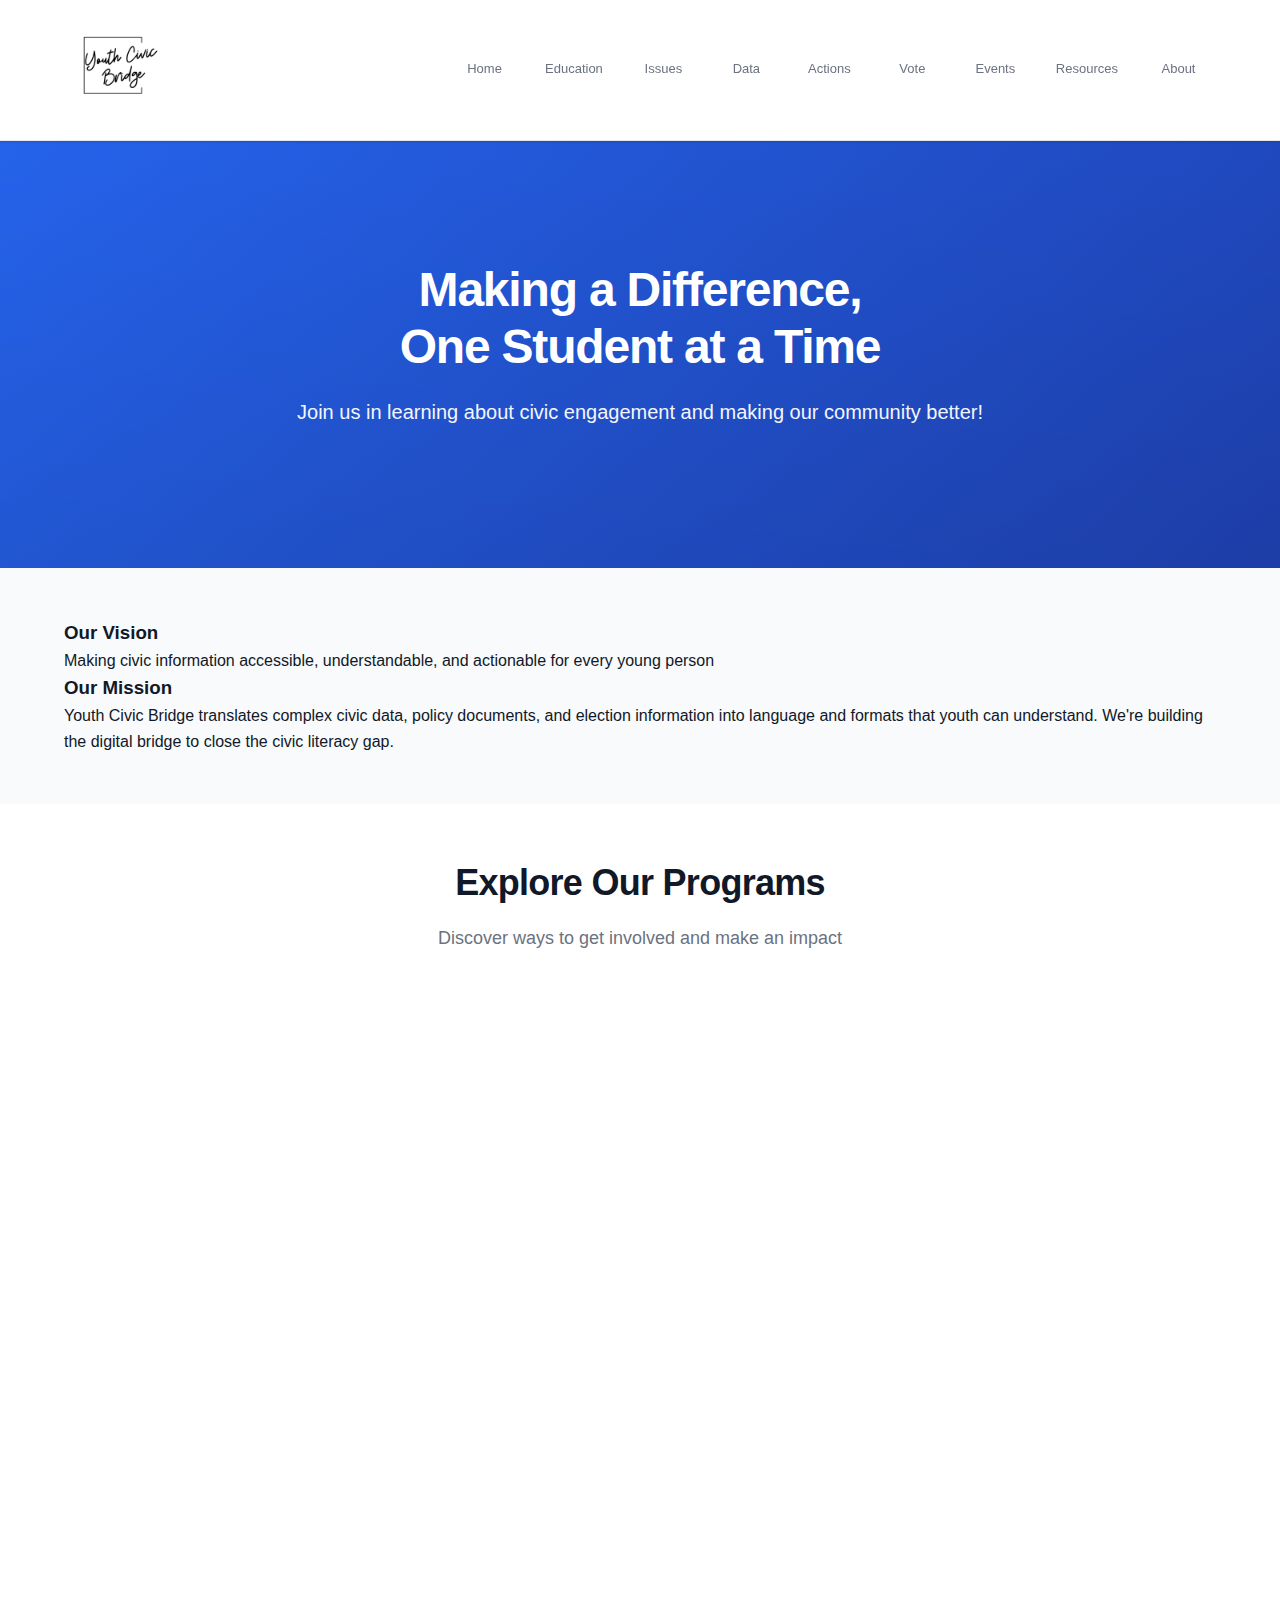
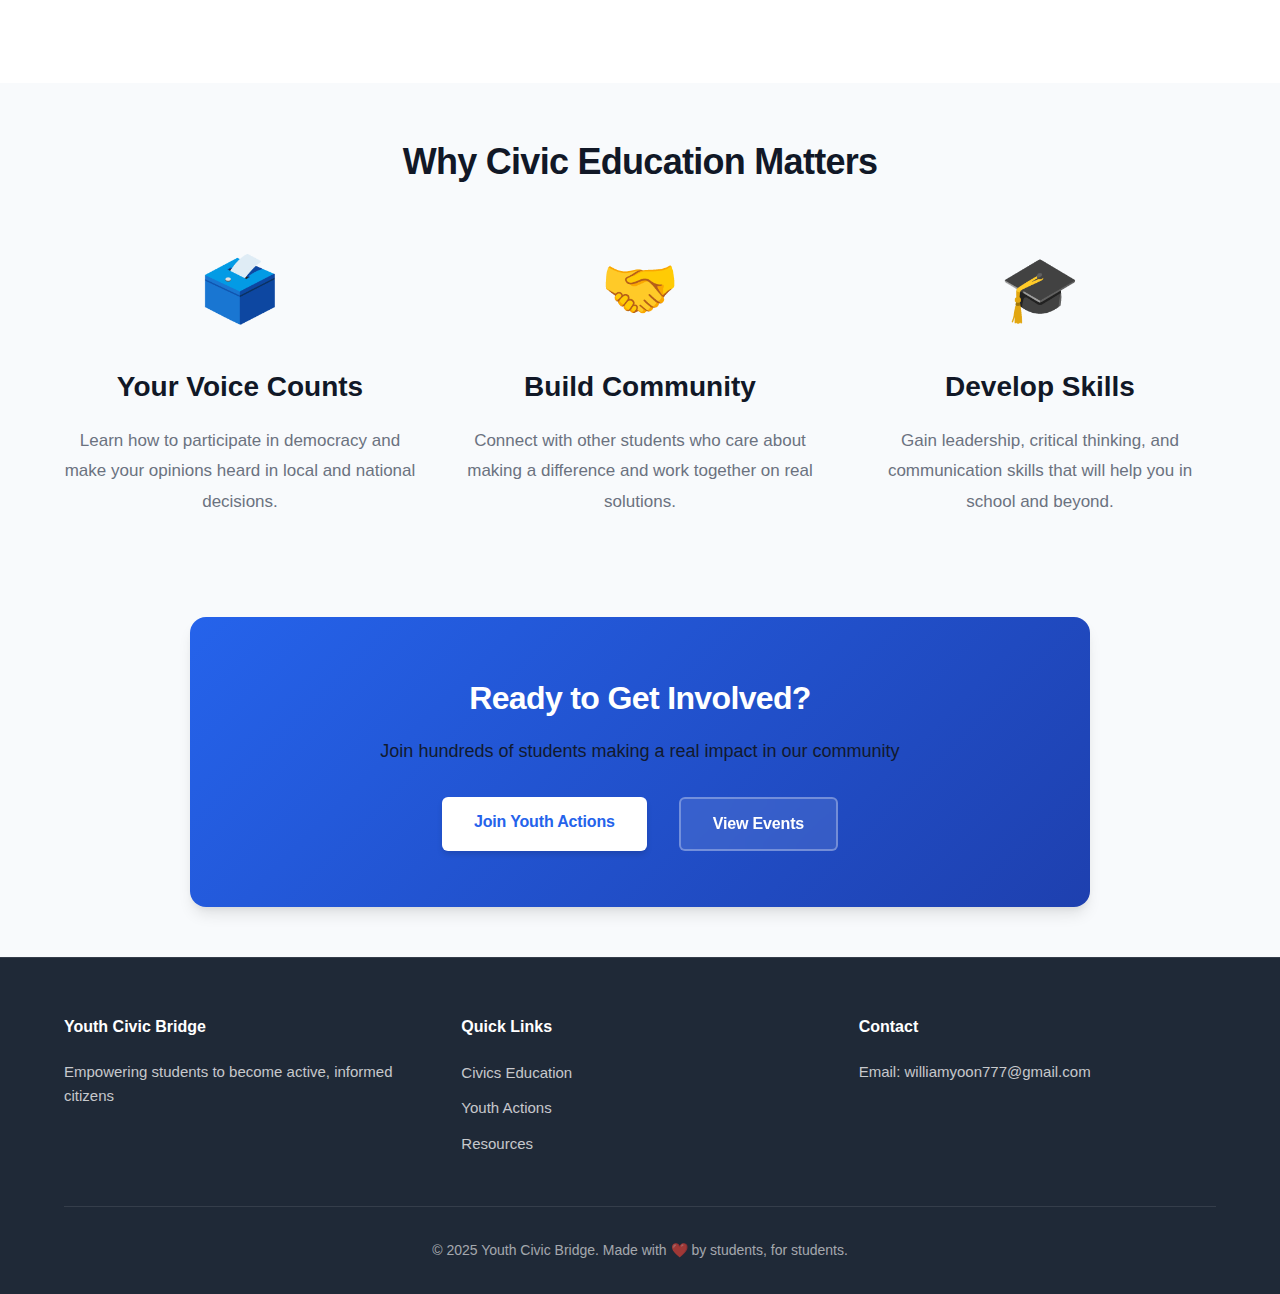
<file: index.html>
<!DOCTYPE html>
<html lang="en">

<head>
    <!-- Google Tag Manager -->
    <script>(function (w, d, s, l, i) {
            w[l] = w[l] || []; w[l].push({
                'gtm.start':
                    new Date().getTime(), event: 'gtm.js'
            }); var f = d.getElementsByTagName(s)[0],
                j = d.createElement(s), dl = l != 'dataLayer' ? '&l=' + l : ''; j.async = true; j.src =
                    'https://www.googletagmanager.com/gtm.js?id=' + i + dl; f.parentNode.insertBefore(j, f);
        })(window, document, 'script', 'dataLayer', 'GTM-THW9VDS4');</script>
    <!-- End Google Tag Manager -->
    <!-- Google tag (gtag.js) -->
    <script async src="https://www.googletagmanager.com/gtag/js?id=G-CTXKS6CC39"></script>
    <script>
        window.dataLayer = window.dataLayer || [];
        function gtag() { dataLayer.push(arguments); }
        gtag('js', new Date());

        gtag('config', 'G-CTXKS6CC39');
    </script>
    <meta charset="UTF-8">
    <meta name="viewport" content="width=device-width, initial-scale=1.0">
    <title>Youth Civic Bridge - Empowering Tomorrow's Leaders</title>
    <meta name="description"
        content="Youth Civic Bridge empowers students with civic education, data, and opportunities to become active leaders in their communities.">
    <meta name="keywords"
        content="Youth Civic Engagement, Civics Education, Student Leadership, Community Service, Civic Data, Youth Voting">
    <meta name="author" content="Youth Civic Bridge">
    <link rel="canonical" href="https://youthcivicbridge.org/">

    <!-- Open Graph -->
    <meta property="og:type" content="website">
    <meta property="og:url" content="https://youthcivicbridge.org/">
    <meta property="og:title" content="Youth Civic Bridge - Empowering Tomorrow's Leaders">
    <meta property="og:description"
        content="Empowering students to become active, informed citizens who shape a better community.">
    <meta property="og:image" content="https://youthcivicbridge.org/images/YouthCivicBridge.png">

    <link rel="stylesheet" href="style.css">

    <!-- Structured Data -->
    <script type="application/ld+json">
    {
      "@context": "https://schema.org",
      "@type": "Organization",
      "name": "Youth Civic Bridge",
      "url": "https://youthcivicbridge.org/",
      "logo": "https://youthcivicbridge.org/images/YouthCivicBridge.png",
      "description": "Empowering students to become active, informed citizens.",
      "sameAs": []
    }
    </script>
    <script type="application/ld+json">
    {
      "@context": "https://schema.org",
      "@type": "WebSite",
      "name": "Youth Civic Bridge",
      "url": "https://youthcivicbridge.org/",
      "potentialAction": {
        "@type": "SearchAction",
        "target": "https://youthcivicbridge.org/search?q={search_term_string}",
        "query-input": "required name=search_term_string"
      }
    }
    </script>
</head>

<body>
    <!-- Google Tag Manager (noscript) -->
    <noscript><iframe src="https://www.googletagmanager.com/ns.html?id=GTM-THW9VDS4" height="0" width="0"
            style="display:none;visibility:hidden"></iframe></noscript>
    <!-- End Google Tag Manager (noscript) -->
    <!-- Navigation -->
    <nav class="navbar">
        <div class="container">
            <div class="logo"><a href="https://youthcivicbridge.org"><img src="images/YouthCivicBridge.png"
                        alt="Youth Civic Bridge Logo" style="height: 100px;"></a></div>
            <ul class="nav-menu">
                <li><a href="/">Home</a></li>
                <li><a href="civics-education">Education</a></li>
                <li><a href="community-issues">Issues</a></li>
                <li><a href="civics-data">Data</a></li>
                <li><a href="youth-actions">Actions</a></li>
                <li><a href="Vote">Vote</a></li>
                <li><a href="community-events">Events</a></li>
                <li><a href="resources">Resources</a></li>
                <li><a href="team">About</a></li>
            </ul>
            <div class="hamburger">
                <span></span>
                <span></span>
                <span></span>
            </div>
        </div>
    </nav>

    <!-- Hero Section -->
    <section class="hero">
        <div class="container">
            <div class="hero-content">
                <h1>Making a Difference,<br>One Student at a Time</h1>
                <p>Join us in learning about civic engagement and making our community better!</p>
            </div>
        </div>
    </section>

    <!-- Vision & Mission Section -->
    <section class="section bg-light">
        <div class="container">
            <div class="vision-mission-grid">
                <div class="vision-card">
                    <h3>Our Vision</h3>
                    <p>Making civic information accessible, understandable, and actionable for every young person</p>
                </div>
                <div class="mission-card">
                    <h3>Our Mission</h3>
                    <p>Youth Civic Bridge translates complex civic data, policy documents, and election information into
                        language and formats that youth can understand. We're building the digital bridge to close the
                        civic literacy gap.</p>
                </div>
            </div>
        </div>
    </section>

    <!-- Quick Links Section -->
    <section class="section">
        <div class="container">
            <h2 class="section-title">Explore Our Programs</h2>
            <p class="section-subtitle">Discover ways to get involved and make an impact</p>
            <div class="card-grid">
                <a href="civics-education" class="card card-link">
                    <div class="card-icon">📚</div>
                    <h3>Civics Education</h3>
                    <p>Learn about democracy, rights, and how government works</p>
                </a>
                <a href="community-issues" class="card card-link">
                    <div class="card-icon">🌍</div>
                    <h3>Community Issues</h3>
                    <p>Explore the challenges facing our community today</p>
                </a>
                <a href="civics-data" class="card card-link">
                    <div class="card-icon">📊</div>
                    <h3>Civics Data</h3>
                    <p>Gain data-driven insights to understand and solve community problems</p>
                </a>
                <a href="youth-actions" class="card card-link">
                    <div class="card-icon">✊</div>
                    <h3>Youth Actions</h3>
                    <p>Join student-led initiatives making real change</p>
                </a>
                <a href="community-events" class="card card-link">
                    <div class="card-icon">📅</div>
                    <h3>Community Events</h3>
                    <p>Check out upcoming events and activities</p>
                </a>
                <a href="resources" class="card card-link">
                    <div class="card-icon">💡</div>
                    <h3>Resources</h3>
                    <p>Access helpful guides, videos, and links</p>
                </a>
            </div>
        </div>
    </section>

    <!-- Featured Section -->
    <section class="section bg-light">
        <div class="container">
            <h2 class="section-title">Why Civic Education Matters</h2>
            <div class="featured-content">
                <div class="featured-item">
                    <div class="featured-icon">🗳️</div>
                    <h3>Your Voice Counts</h3>
                    <p>Learn how to participate in democracy and make your opinions heard in local and national
                        decisions.</p>
                </div>
                <div class="featured-item">
                    <div class="featured-icon">🤝</div>
                    <h3>Build Community</h3>
                    <p>Connect with other students who care about making a difference and work together on real
                        solutions.</p>
                </div>
                <div class="featured-item">
                    <div class="featured-icon">🎓</div>
                    <h3>Develop Skills</h3>
                    <p>Gain leadership, critical thinking, and communication skills that will help you in school and
                        beyond.</p>
                </div>
            </div>
        </div>
    </section>

    <!-- Call to Action -->
    <section class="section bg-light">
        <div class="container">
            <div class="cta-box">
                <h2>Ready to Get Involved?</h2>
                <p>Join hundreds of students making a real impact in our community</p>
                <div class="cta-buttons">
                    <a href="youth-actions" class="btn-primary">Join Youth Actions</a>
                    <a href="community-events" class="btn-secondary">View Events</a>
                </div>
            </div>
        </div>
    </section>

    <!-- Footer -->
    <footer class="footer">
        <div class="container">
            <div class="footer-content">
                <div class="footer-section">
                    <h3>Youth Civic Bridge</h3>
                    <p>Empowering students to become active, informed citizens</p>
                </div>
                <div class="footer-section">
                    <h4>Quick Links</h4>
                    <ul class="footer-links">
                        <li><a href="civics-education">Civics Education</a></li>
                        <li><a href="youth-actions">Youth Actions</a></li>
                        <li><a href="resources">Resources</a></li>
                    </ul>
                </div>
                <div class="footer-section">
                    <h4>Contact</h4>
                    <p>Email: williamyoon777@gmail.com</p>
                </div>
            </div>
            <div class="footer-bottom">
                <p>&copy; 2025 Youth Civic Bridge. Made with ❤️ by students, for students.</p>
            </div>
        </div>
    </footer>

    <script src="script.js"></script>
</body>

</html>
</file>
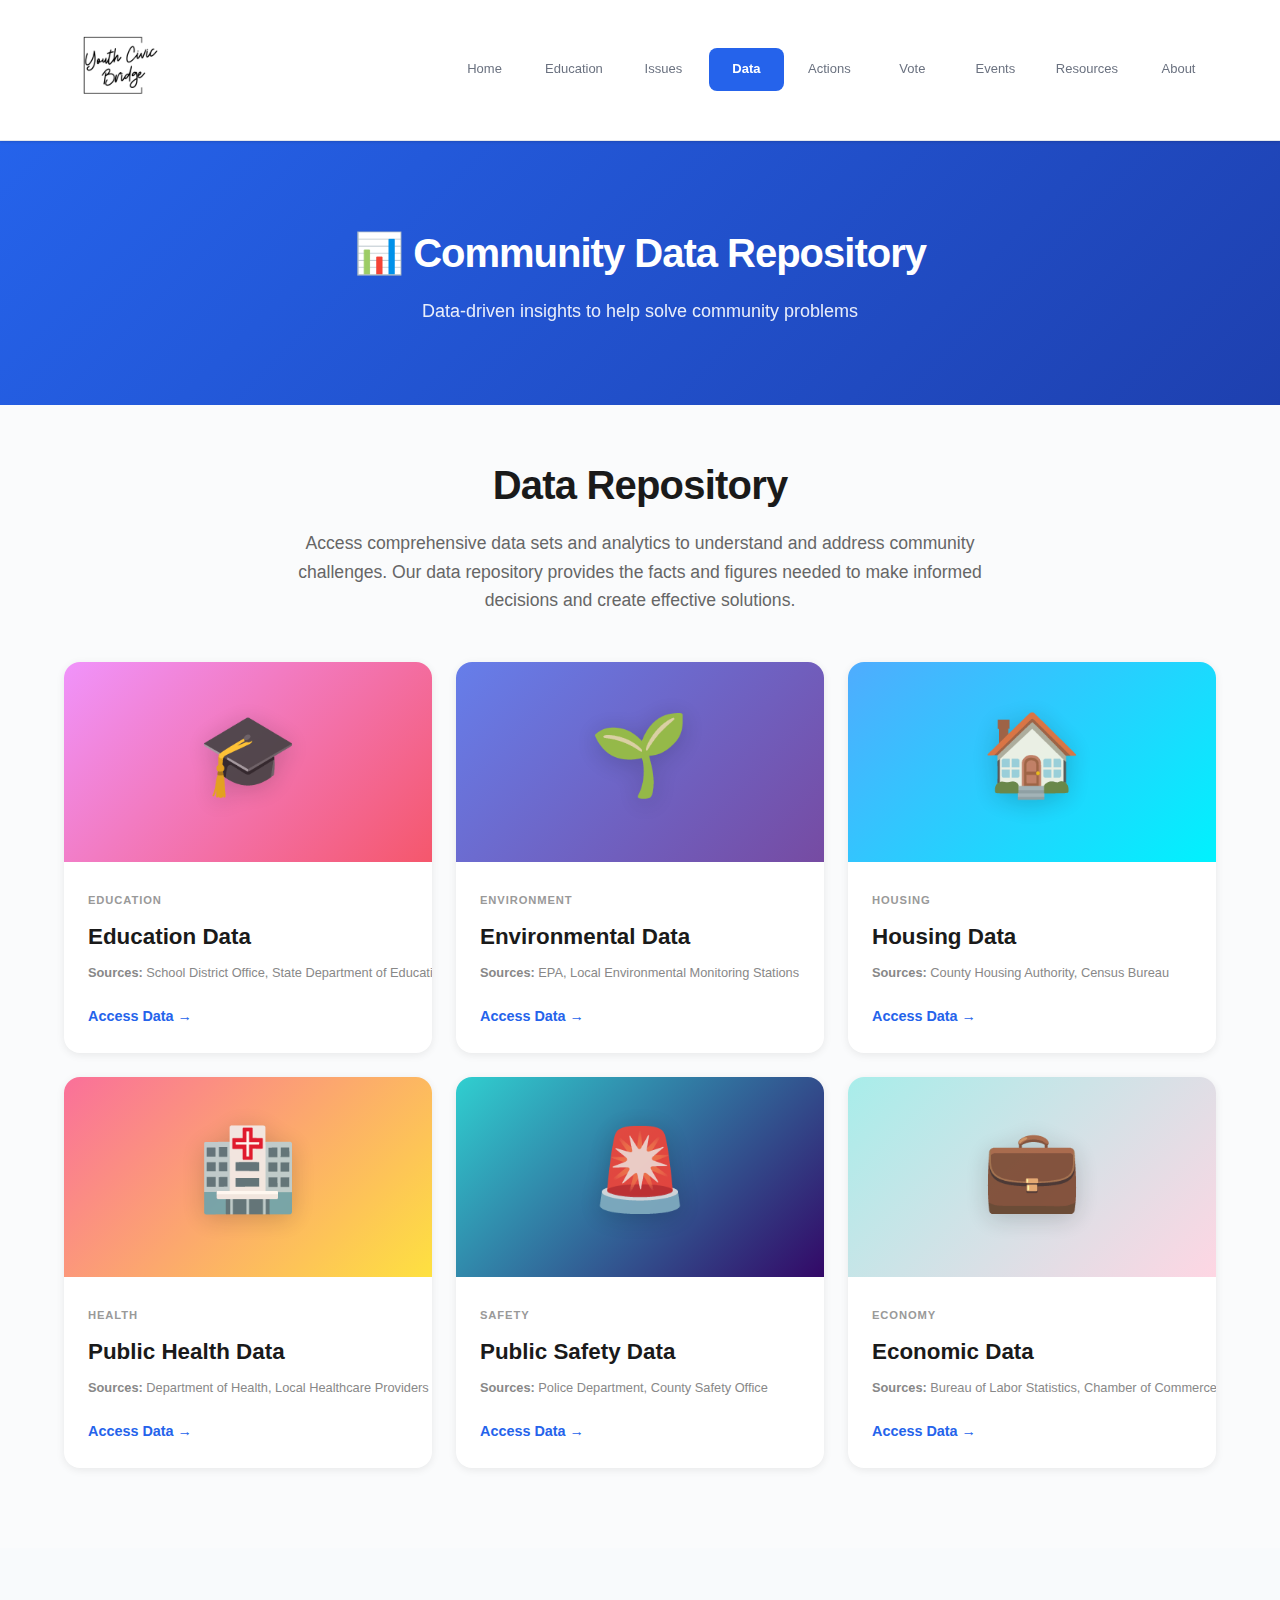
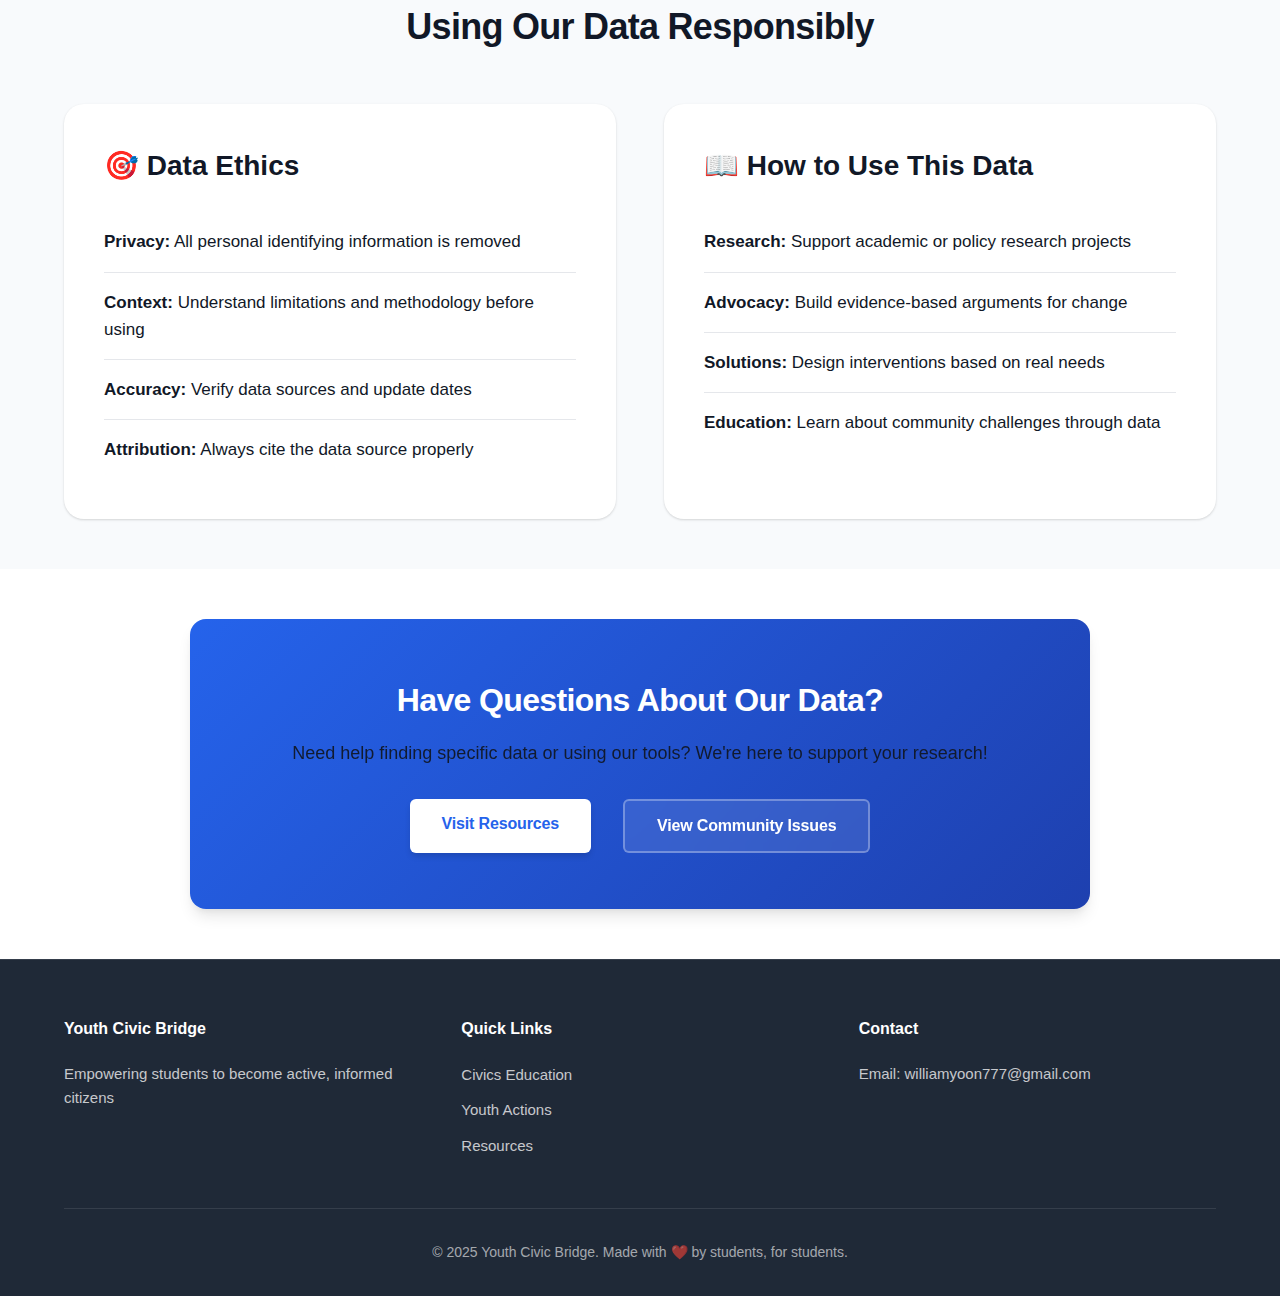
<file: civics-data.html>
<!DOCTYPE html>
<html lang="en">

<head>
    <!-- Google Tag Manager -->
    <script>(function (w, d, s, l, i) {
            w[l] = w[l] || []; w[l].push({
                'gtm.start':
                    new Date().getTime(), event: 'gtm.js'
            }); var f = d.getElementsByTagName(s)[0],
                j = d.createElement(s), dl = l != 'dataLayer' ? '&l=' + l : ''; j.async = true; j.src =
                    'https://www.googletagmanager.com/gtm.js?id=' + i + dl; f.parentNode.insertBefore(j, f);
        })(window, document, 'script', 'dataLayer', 'GTM-THW9VDS4');</script>
    <!-- End Google Tag Manager -->
    <!-- Google tag (gtag.js) -->
    <script async src="https://www.googletagmanager.com/gtag/js?id=G-CTXKS6CC39"></script>
    <script>
        window.dataLayer = window.dataLayer || [];
        function gtag() { dataLayer.push(arguments); }
        gtag('js', new Date());

        gtag('config', 'G-CTXKS6CC39');
    </script>
    <meta charset="UTF-8">
    <meta name="viewport" content="width=device-width, initial-scale=1.0">
    <title>Civics Data - Youth Civic Bridge</title>
    <meta name="description"
        content="Explore data and statistics on youth civic engagement, voter turnout, and community participation.">
    <meta name="keywords"
        content="Civics Data, Youth Statistics, Voter Turnout Data, Civic Engagement Metrics, Community Research">
    <link rel="canonical" href="https://youthcivicbridge.org/civics-data">

    <!-- Open Graph -->
    <meta property="og:type" content="article">
    <meta property="og:url" content="https://youthcivicbridge.org/civics-data">
    <meta property="og:title" content="Civics Data - Youth Civic Bridge">
    <meta property="og:description" content="Explore data and statistics on youth civic engagement.">
    <meta property="og:image" content="https://youthcivicbridge.org/images/YouthCivicBridge.png">

    <link rel="stylesheet" href="style.css">
</head>

<body>
    <!-- Google Tag Manager (noscript) -->
    <noscript><iframe src="https://www.googletagmanager.com/ns.html?id=GTM-THW9VDS4" height="0" width="0"
            style="display:none;visibility:hidden"></iframe></noscript>
    <!-- End Google Tag Manager (noscript) -->
    <nav class="navbar">
        <div class="container">
            <div class="logo"><a href="https://youthcivicbridge.org"><img src="images/YouthCivicBridge.png"
                        alt="Youth Civic Bridge Logo" style="height: 100px;"></a></div>
            <ul class="nav-menu">
                <li><a href="/">Home</a></li>
                <li><a href="civics-education">Education</a></li>
                <li><a href="community-issues">Issues</a></li>
                <li><a href="civics-data" class="active">Data</a></li>
                <li><a href="youth-actions">Actions</a></li>
                <li><a href="Vote">Vote</a></li>
                <li><a href="community-events">Events</a></li>
                <li><a href="resources">Resources</a></li>
                <li><a href="team">About</a></li>
            </ul>
            <div class="hamburger">
                <span></span>
                <span></span>
                <span></span>
            </div>
        </div>
    </nav>

    <!-- Page Header -->
    <section class="page-header">
        <div class="container">
            <h1>📊 Community Data Repository</h1>
            <p>Data-driven insights to help solve community problems</p>
        </div>
    </section>

    <!-- Main Content -->
    <section class="section issues-gallery">
        <div class="container">
            <div class="gallery-intro">
                <h2 class="gallery-title">Data Repository</h2>
                <p class="gallery-subtitle">Access comprehensive data sets and analytics to understand and address
                    community challenges. Our data repository provides the facts and figures needed to make informed
                    decisions and create effective solutions.</p>
            </div>

            <!-- Gallery Grid -->
            <div class="issues-gallery-grid">
                <!-- Card 1: Education Data -->
                <div class="gallery-card" data-category="education">
                    <div class="gallery-card-image">
                        <div class="card-gradient education-gradient"></div>
                        <div class="card-icon">🎓</div>
                    </div>
                    <div class="gallery-card-content">
                        <span class="card-tag">Education</span>
                        <h3 class="card-title">Education Data</h3>
                        <div class="data-section">
                            <p class="data-source"><strong>Sources:</strong> School District Office, State Department of
                                Education</p>
                        </div>
                        <a href="#" class="card-link">Access Data →</a>
                    </div>
                </div>

                <!-- Card 2: Environmental Data -->
                <div class="gallery-card" data-category="environment">
                    <div class="gallery-card-image">
                        <div class="card-gradient environment-gradient"></div>
                        <div class="card-icon">🌱</div>
                    </div>
                    <div class="gallery-card-content">
                        <span class="card-tag">Environment</span>
                        <h3 class="card-title">Environmental Data</h3>
                        <div class="data-section">
                            <p class="data-source"><strong>Sources:</strong> EPA, Local Environmental Monitoring
                                Stations</p>
                        </div>
                        <a href="#" class="card-link">Access Data →</a>
                    </div>
                </div>

                <!-- Card 3: Housing Data -->
                <div class="gallery-card" data-category="housing">
                    <div class="gallery-card-image">
                        <div class="card-gradient housing-gradient"></div>
                        <div class="card-icon">🏠</div>
                    </div>
                    <div class="gallery-card-content">
                        <span class="card-tag">Housing</span>
                        <h3 class="card-title">Housing Data</h3>
                        <div class="data-section">
                            <p class="data-source"><strong>Sources:</strong> County Housing Authority, Census Bureau</p>
                        </div>
                        <a href="#" class="card-link">Access Data →</a>
                    </div>
                </div>

                <!-- Card 4: Public Health Data -->
                <div class="gallery-card" data-category="health">
                    <div class="gallery-card-image">
                        <div class="card-gradient health-gradient"></div>
                        <div class="card-icon">🏥</div>
                    </div>
                    <div class="gallery-card-content">
                        <span class="card-tag">Health</span>
                        <h3 class="card-title">Public Health Data</h3>
                        <div class="data-section">
                            <p class="data-source"><strong>Sources:</strong> Department of Health, Local Healthcare
                                Providers</p>
                        </div>
                        <a href="#" class="card-link">Access Data →</a>
                    </div>
                </div>

                <!-- Card 5: Public Safety Data -->
                <div class="gallery-card" data-category="safety">
                    <div class="gallery-card-image">
                        <div class="card-gradient transport-gradient"></div>
                        <div class="card-icon">🚨</div>
                    </div>
                    <div class="gallery-card-content">
                        <span class="card-tag">Safety</span>
                        <h3 class="card-title">Public Safety Data</h3>
                        <div class="data-section">
                            <p class="data-source"><strong>Sources:</strong> Police Department, County Safety Office</p>
                        </div>
                        <a href="#" class="card-link">Access Data →</a>
                    </div>
                </div>

                <!-- Card 6: Economic Data -->
                <div class="gallery-card" data-category="economy">
                    <div class="gallery-card-image">
                        <div class="card-gradient inclusion-gradient"></div>
                        <div class="card-icon">💼</div>
                    </div>
                    <div class="gallery-card-content">
                        <span class="card-tag">Economy</span>
                        <h3 class="card-title">Economic Data</h3>
                        <div class="data-section">
                            <p class="data-source"><strong>Sources:</strong> Bureau of Labor Statistics, Chamber of
                                Commerce</p>
                        </div>
                        <a href="#" class="card-link">Access Data →</a>
                    </div>
                </div>
            </div>
        </div>
    </section>

    <!-- Data Guidelines -->
    <section class="section bg-light">
        <div class="container">
            <h2 class="section-title">Using Our Data Responsibly</h2>
            <div class="demo-grid">
                <div class="demo-card">
                    <h3>🎯 Data Ethics</h3>
                    <ul class="demo-list">
                        <li><strong>Privacy:</strong> All personal identifying information is removed</li>
                        <li><strong>Context:</strong> Understand limitations and methodology before using</li>
                        <li><strong>Accuracy:</strong> Verify data sources and update dates</li>
                        <li><strong>Attribution:</strong> Always cite the data source properly</li>
                    </ul>
                </div>

                <div class="demo-card">
                    <h3>📖 How to Use This Data</h3>
                    <ul class="demo-list">
                        <li><strong>Research:</strong> Support academic or policy research projects</li>
                        <li><strong>Advocacy:</strong> Build evidence-based arguments for change</li>
                        <li><strong>Solutions:</strong> Design interventions based on real needs</li>
                        <li><strong>Education:</strong> Learn about community challenges through data</li>
                    </ul>
                </div>
            </div>
        </div>
    </section>

    <!-- Call to Action -->
    <section class="section">
        <div class="container">
            <div class="cta-box">
                <h2>Have Questions About Our Data?</h2>
                <p>Need help finding specific data or using our tools? We're here to support your research!</p>
                <div class="cta-buttons">
                    <a href="resources" class="btn-primary">Visit Resources</a>
                    <a href="community-issues" class="btn-secondary">View Community Issues</a>
                </div>
            </div>
        </div>
    </section>

    <!-- Footer -->
    <footer class="footer">
        <div class="container">
            <div class="footer-content">
                <div class="footer-section">
                    <h3>Youth Civic Bridge</h3>
                    <p>Empowering students to become active, informed citizens</p>
                </div>
                <div class="footer-section">
                    <h4>Quick Links</h4>
                    <ul class="footer-links">
                        <li><a href="civics-education">Civics Education</a></li>
                        <li><a href="youth-actions">Youth Actions</a></li>
                        <li><a href="resources">Resources</a></li>
                    </ul>
                </div>
                <div class="footer-section">
                    <h4>Contact</h4>
                    <p>Email: williamyoon777@gmail.com</p>
                </div>
            </div>
            <div class="footer-bottom">
                <p>&copy; 2025 Youth Civic Bridge. Made with ❤️ by students, for students.</p>
            </div>
        </div>
    </footer>

    <script src="script.js"></script>
</body>

</html>
</file>
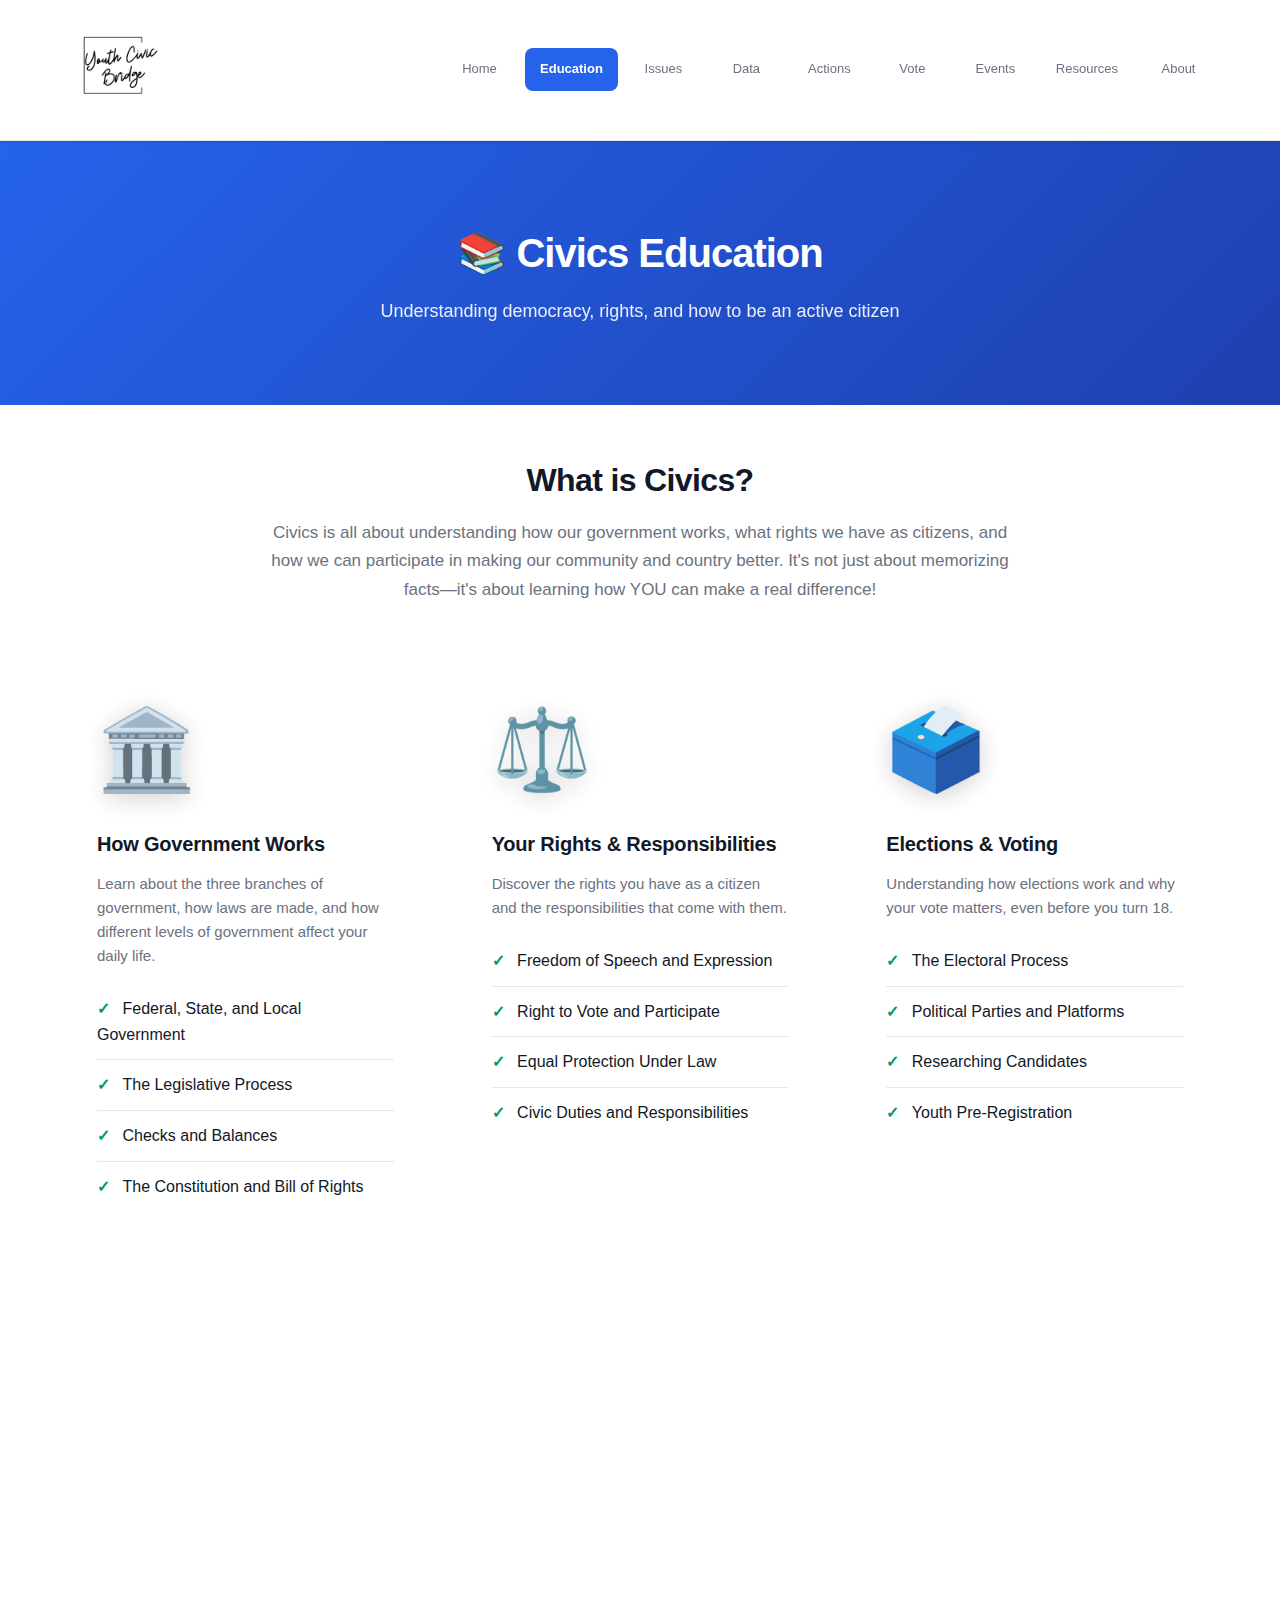
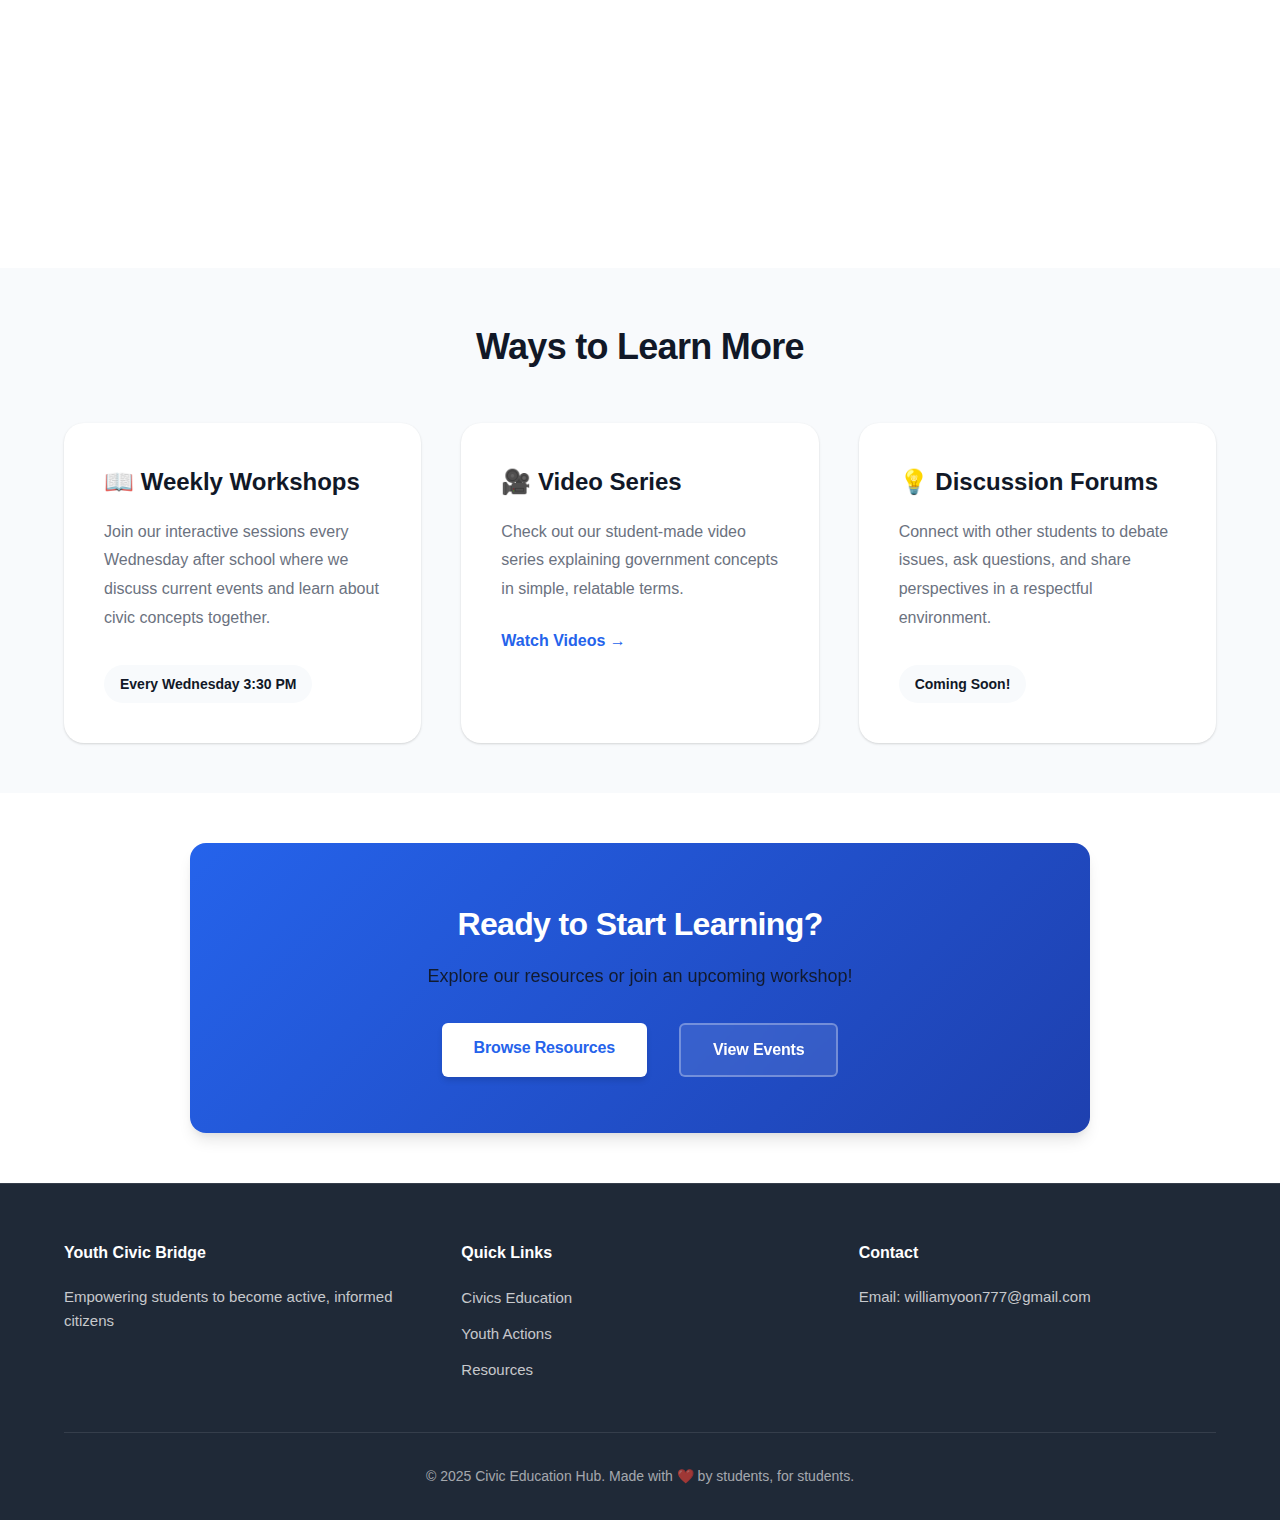
<file: civics-education.html>
<!DOCTYPE html>
<html lang="en">

<head>
    <!-- Google Tag Manager -->
    <script>(function (w, d, s, l, i) {
            w[l] = w[l] || []; w[l].push({
                'gtm.start':
                    new Date().getTime(), event: 'gtm.js'
            }); var f = d.getElementsByTagName(s)[0],
                j = d.createElement(s), dl = l != 'dataLayer' ? '&l=' + l : ''; j.async = true; j.src =
                    'https://www.googletagmanager.com/gtm.js?id=' + i + dl; f.parentNode.insertBefore(j, f);
        })(window, document, 'script', 'dataLayer', 'GTM-THW9VDS4');</script>
    <!-- End Google Tag Manager -->
    <!-- Google tag (gtag.js) -->
    <script async src="https://www.googletagmanager.com/gtag/js?id=G-CTXKS6CC39"></script>
    <script>
        window.dataLayer = window.dataLayer || [];
        function gtag() { dataLayer.push(arguments); }
        gtag('js', new Date());

        gtag('config', 'G-CTXKS6CC39');
    </script>
    <meta charset="UTF-8">
    <meta name="viewport" content="width=device-width, initial-scale=1.0">
    <title>Civics Education - Youth Civic Bridge</title>
    <meta name="description"
        content="Explore our civics education programs, curriculum resources, and learning opportunities for students.">
    <meta name="keywords"
        content="Civics Education, Student Programs, Civic Learning, Government Class, Democracy Education">
    <link rel="canonical" href="https://youthcivicbridge.org/civics-education">

    <!-- Open Graph -->
    <meta property="og:type" content="article">
    <meta property="og:url" content="https://youthcivicbridge.org/civics-education">
    <meta property="og:title" content="Civics Education - Youth Civic Bridge">
    <meta property="og:description" content="Explore our civics education programs and learning opportunities.">
    <meta property="og:image" content="https://youthcivicbridge.org/images/YouthCivicBridge.png">

    <link rel="stylesheet" href="style.css">
</head>

<body>
    <!-- Google Tag Manager (noscript) -->
    <noscript><iframe src="https://www.googletagmanager.com/ns.html?id=GTM-THW9VDS4" height="0" width="0"
            style="display:none;visibility:hidden"></iframe></noscript>
    <!-- End Google Tag Manager (noscript) -->
    <!-- Navigation -->
    <nav class="navbar">
        <div class="container">
            <div class="logo"><a href="https://youthcivicbridge.org"><img src="images/YouthCivicBridge.png"
                        alt="Youth Civic Bridge Logo" style="height: 100px;"></a></div>
            <ul class="nav-menu">
                <li><a href="/">Home</a></li>
                <li><a href="civics-education" class="active">Education</a></li>
                <li><a href="community-issues">Issues</a></li>
                <li><a href="civics-data">Data</a></li>
                <li><a href="youth-actions">Actions</a></li>
                <li><a href="Vote">Vote</a></li>
                <li><a href="community-events">Events</a></li>
                <li><a href="resources">Resources</a></li>
                <li><a href="team">About</a></li>
            </ul>
            <div class="hamburger">
                <span></span>
                <span></span>
                <span></span>
            </div>
        </div>
    </nav>

    <!-- Page Header -->
    <section class="page-header">
        <div class="container">
            <h1>📚 Civics Education</h1>
            <p>Understanding democracy, rights, and how to be an active citizen</p>
        </div>
    </section>

    <!-- Main Content -->
    <section class="section">
        <div class="container">
            <div class="content-intro">
                <h2>What is Civics?</h2>
                <p>Civics is all about understanding how our government works, what rights we have as citizens, and how
                    we can participate in making our community and country better. It's not just about memorizing
                    facts—it's about learning how YOU can make a real difference!</p>
            </div>

            <div class="card-grid">
                <div class="card">
                    <div class="card-icon">🏛️</div>
                    <h3>How Government Works</h3>
                    <p>Learn about the three branches of government, how laws are made, and how different levels of
                        government affect your daily life.</p>
                    <ul class="topic-list">
                        <li>Federal, State, and Local Government</li>
                        <li>The Legislative Process</li>
                        <li>Checks and Balances</li>
                        <li>The Constitution and Bill of Rights</li>
                    </ul>
                </div>

                <div class="card">
                    <div class="card-icon">⚖️</div>
                    <h3>Your Rights & Responsibilities</h3>
                    <p>Discover the rights you have as a citizen and the responsibilities that come with them.</p>
                    <ul class="topic-list">
                        <li>Freedom of Speech and Expression</li>
                        <li>Right to Vote and Participate</li>
                        <li>Equal Protection Under Law</li>
                        <li>Civic Duties and Responsibilities</li>
                    </ul>
                </div>

                <div class="card">
                    <div class="card-icon">🗳️</div>
                    <h3>Elections & Voting</h3>
                    <p>Understanding how elections work and why your vote matters, even before you turn 18.</p>
                    <ul class="topic-list">
                        <li>The Electoral Process</li>
                        <li>Political Parties and Platforms</li>
                        <li>Researching Candidates</li>
                        <li>Youth Pre-Registration</li>
                    </ul>
                </div>

                <div class="card">
                    <div class="card-icon">💬</div>
                    <h3>Civic Engagement</h3>
                    <p>Ways you can get involved in your community RIGHT NOW, regardless of your age.</p>
                    <ul class="topic-list">
                        <li>Attending Town Halls</li>
                        <li>Contacting Representatives</li>
                        <li>Community Organizing</li>
                        <li>Peaceful Protest and Advocacy</li>
                    </ul>
                </div>

                <div class="card">
                    <div class="card-icon">🌐</div>
                    <h3>Media Literacy</h3>
                    <p>Learn to critically evaluate information and identify reliable sources in the digital age.</p>
                    <ul class="topic-list">
                        <li>Fact-Checking Techniques</li>
                        <li>Identifying Bias</li>
                        <li>Understanding Misinformation</li>
                        <li>Digital Citizenship</li>
                    </ul>
                </div>

                <div class="card">
                    <div class="card-icon">🤝</div>
                    <h3>Social Justice & Equity</h3>
                    <p>Exploring issues of fairness, equality, and justice in our society.</p>
                    <ul class="topic-list">
                        <li>Civil Rights Movement History</li>
                        <li>Contemporary Social Issues</li>
                        <li>Equity vs. Equality</li>
                        <li>Advocacy for Change</li>
                    </ul>
                </div>
            </div>
        </div>
    </section>

    <!-- Interactive Section -->
    <section class="section bg-light">
        <div class="container">
            <h2 class="section-title">Ways to Learn More</h2>
            <div class="learning-options">
                <div class="learning-card">
                    <h3>📖 Weekly Workshops</h3>
                    <p>Join our interactive sessions every Wednesday after school where we discuss current events and
                        learn about civic concepts together.</p>
                    <span class="badge">Every Wednesday 3:30 PM</span>
                </div>
                <div class="learning-card">
                    <h3>🎥 Video Series</h3>
                    <p>Check out our student-made video series explaining government concepts in simple, relatable
                        terms.</p>
                    <a href="resources" class="link-button">Watch Videos →</a>
                </div>
                <div class="learning-card">
                    <h3>💡 Discussion Forums</h3>
                    <p>Connect with other students to debate issues, ask questions, and share perspectives in a
                        respectful environment.</p>
                    <span class="badge">Coming Soon!</span>
                </div>
            </div>
        </div>
    </section>

    <!-- Call to Action -->
    <section class="section">
        <div class="container">
            <div class="cta-box">
                <h2>Ready to Start Learning?</h2>
                <p>Explore our resources or join an upcoming workshop!</p>
                <div class="cta-buttons">
                    <a href="resources" class="btn-primary">Browse Resources</a>
                    <a href="community-events" class="btn-secondary">View Events</a>
                </div>
            </div>
        </div>
    </section>

    <!-- Footer -->
    <footer class="footer">
        <div class="container">
            <div class="footer-content">
                <div class="footer-section">
                    <h3>Youth Civic Bridge</h3>
                    <p>Empowering students to become active, informed citizens</p>
                </div>
                <div class="footer-section">
                    <h4>Quick Links</h4>
                    <ul class="footer-links">
                        <li><a href="civics-education">Civics Education</a></li>
                        <li><a href="youth-actions">Youth Actions</a></li>
                        <li><a href="resources">Resources</a></li>
                    </ul>
                </div>
                <div class="footer-section">
                    <h4>Contact</h4>
                    <p>Email: williamyoon777@gmail.com</p>
                </div>
            </div>
            <div class="footer-bottom">
                <p>&copy; 2025 Civic Education Hub. Made with ❤️ by students, for students.</p>
            </div>
        </div>
    </footer>

    <script src="script.js"></script>
</body>

</html>
</file>
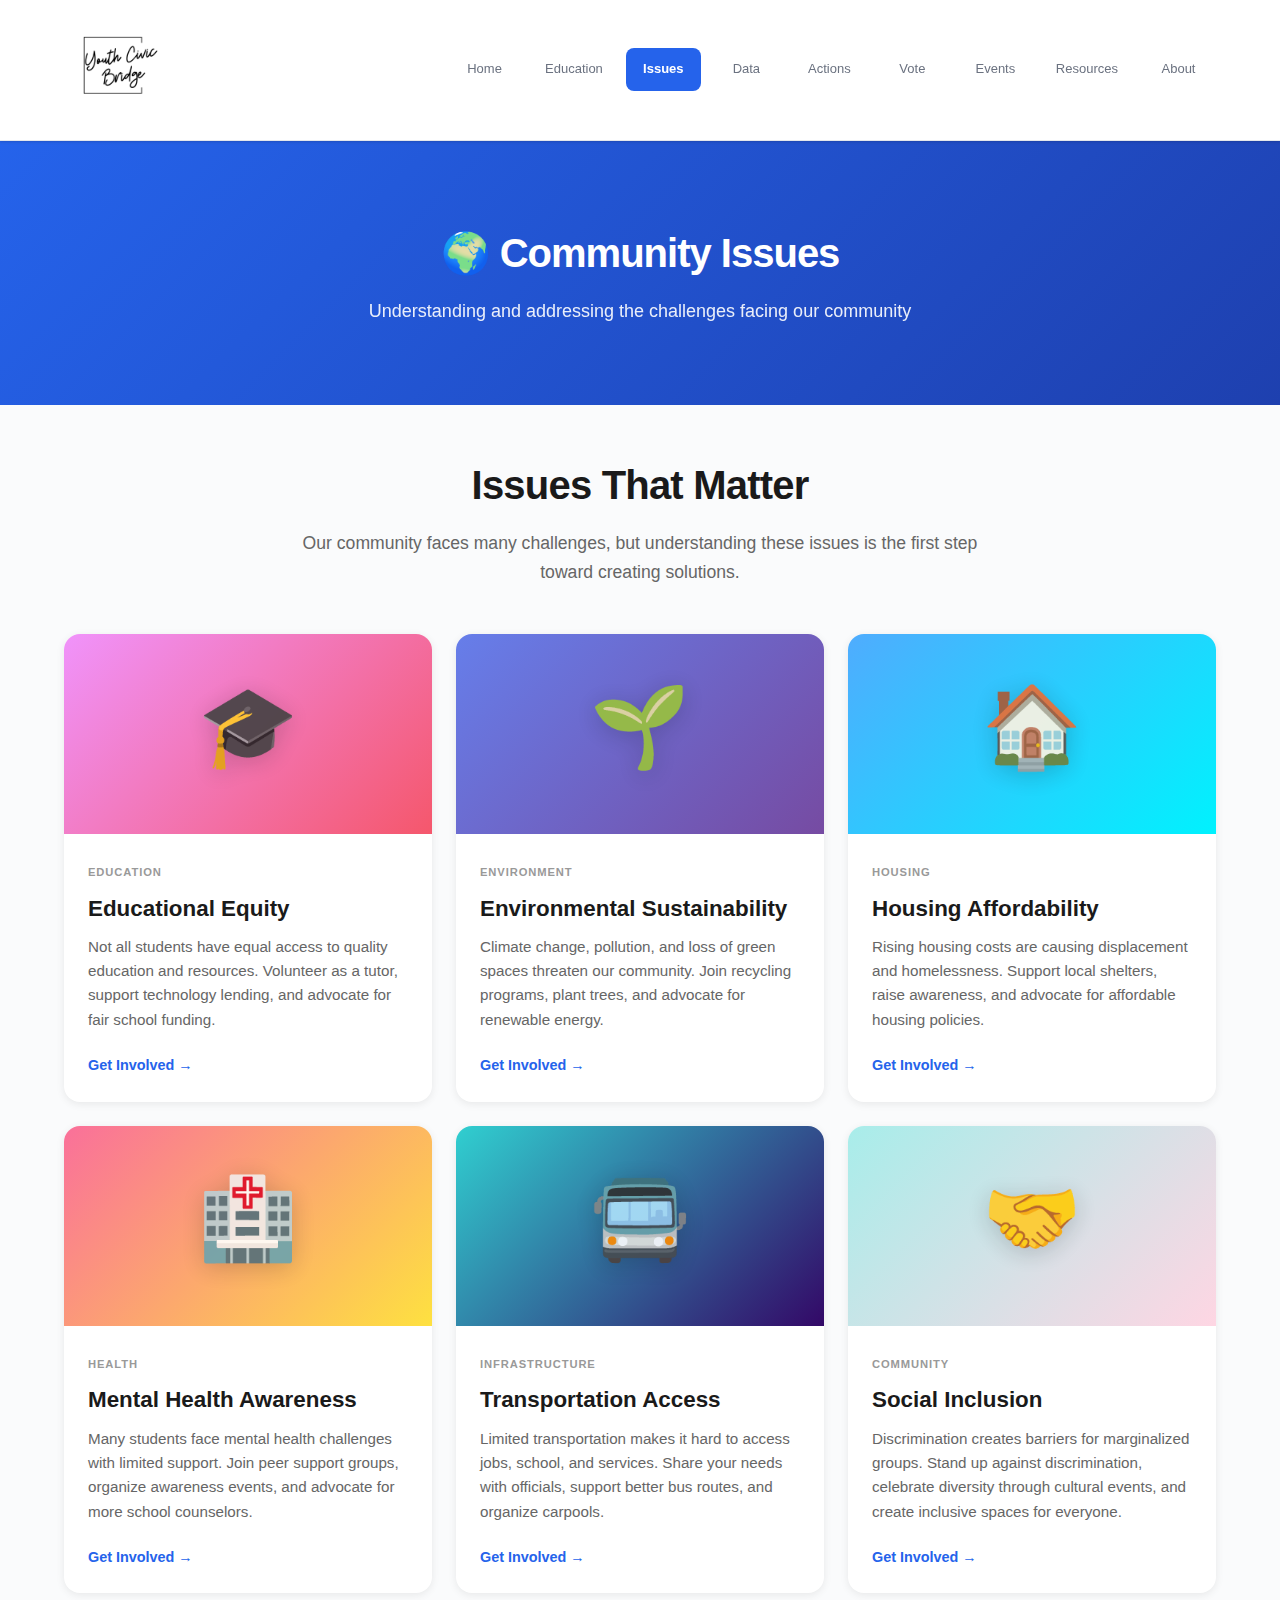
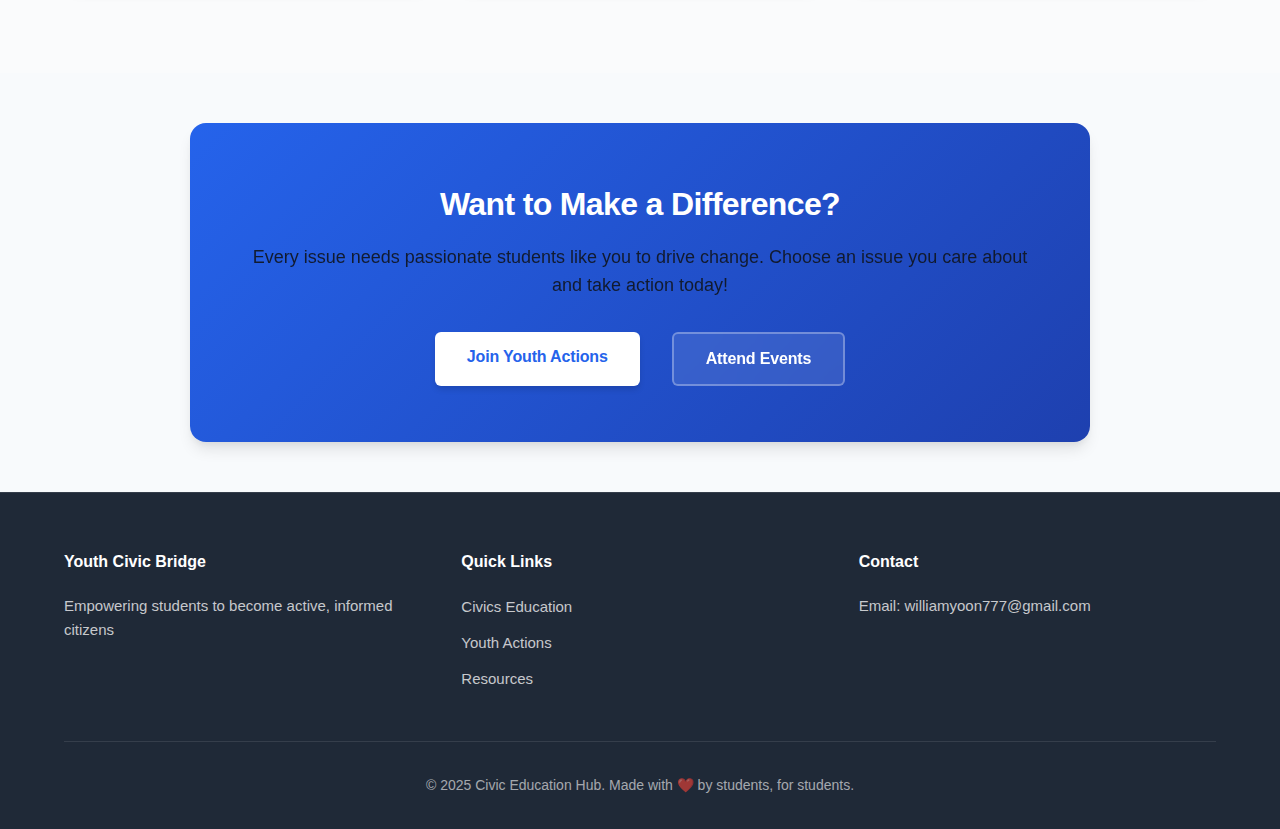
<file: community-issues.html>
<!DOCTYPE html>
<html lang="en">

<head>
    <!-- Google Tag Manager -->
    <script>(function (w, d, s, l, i) {
            w[l] = w[l] || []; w[l].push({
                'gtm.start':
                    new Date().getTime(), event: 'gtm.js'
            }); var f = d.getElementsByTagName(s)[0],
                j = d.createElement(s), dl = l != 'dataLayer' ? '&l=' + l : ''; j.async = true; j.src =
                    'https://www.googletagmanager.com/gtm.js?id=' + i + dl; f.parentNode.insertBefore(j, f);
        })(window, document, 'script', 'dataLayer', 'GTM-THW9VDS4');</script>
    <!-- End Google Tag Manager -->
    <!-- Google tag (gtag.js) -->
    <script async src="https://www.googletagmanager.com/gtag/js?id=G-CTXKS6CC39"></script>
    <script>
        window.dataLayer = window.dataLayer || [];
        function gtag() { dataLayer.push(arguments); }
        gtag('js', new Date());

        gtag('config', 'G-CTXKS6CC39');
    </script>
    <meta charset="UTF-8">
    <meta name="viewport" content="width=device-width, initial-scale=1.0">
    <title>Community Issues - Youth Civic Bridge</title>
    <meta name="description"
        content="Learn about the pressing issues facing our community and how students are taking action to address them.">
    <meta name="keywords"
        content="Community Issues, Social Problems, Local Challenges, Student Advocacy, Community Solutions">
    <link rel="canonical" href="https://youthcivicbridge.org/community-issues">

    <!-- Open Graph -->
    <meta property="og:type" content="article">
    <meta property="og:url" content="https://youthcivicbridge.org/community-issues">
    <meta property="og:title" content="Community Issues - Youth Civic Bridge">
    <meta property="og:description" content="Learn about pressing community issues and student action.">
    <meta property="og:image" content="https://youthcivicbridge.org/images/YouthCivicBridge.png">

    <link rel="stylesheet" href="style.css">
</head>

<body>
    <!-- Google Tag Manager (noscript) -->
    <noscript><iframe src="https://www.googletagmanager.com/ns.html?id=GTM-THW9VDS4" height="0" width="0"
            style="display:none;visibility:hidden"></iframe></noscript>
    <!-- End Google Tag Manager (noscript) -->
    <!-- Navigation -->
    <nav class="navbar">
        <div class="container">
            <div class="logo"><a href="https://youthcivicbridge.org"><img src="images/YouthCivicBridge.png"
                        alt="Youth Civic Bridge Logo" style="height: 100px;"></a></div>
            <ul class="nav-menu">
                <li><a href="/">Home</a></li>
                <li><a href="civics-education">Education</a></li>
                <li><a href="community-issues" class="active">Issues</a></li>
                <li><a href="civics-data">Data</a></li>
                <li><a href="youth-actions">Actions</a></li>
                <li><a href="Vote">Vote</a></li>
                <li><a href="community-events">Events</a></li>
                <li><a href="resources">Resources</a></li>
                <li><a href="team">About</a></li>
            </ul>
            <div class="hamburger">
                <span></span>
                <span></span>
                <span></span>
            </div>
        </div>
    </nav>

    <!-- Page Header -->
    <section class="page-header">
        <div class="container">
            <h1>🌍 Community Issues</h1>
            <p>Understanding and addressing the challenges facing our community</p>
        </div>
    </section>

    <!-- Main Content -->
    <section class="section issues-gallery">
        <div class="container">
            <div class="gallery-intro">
                <h2 class="gallery-title">Issues That Matter</h2>
                <p class="gallery-subtitle">Our community faces many challenges, but understanding these issues is the
                    first step toward creating solutions.</p>
            </div>

            <!-- Gallery Grid -->
            <div class="issues-gallery-grid">
                <!-- Card 1: Educational Equity -->
                <div class="gallery-card" data-category="education">
                    <div class="gallery-card-image">
                        <div class="card-gradient education-gradient"></div>
                        <div class="card-icon">🎓</div>
                    </div>
                    <div class="gallery-card-content">
                        <span class="card-tag">Education</span>
                        <h3 class="card-title">Educational Equity</h3>
                        <p class="card-description">Not all students have equal access to quality education and
                            resources. Volunteer as a tutor, support technology lending, and advocate for fair school
                            funding.</p>
                        <a href="youth-actions" class="card-link">Get Involved →</a>
                    </div>
                </div>

                <!-- Card 2: Environmental Sustainability -->
                <div class="gallery-card" data-category="environment">
                    <div class="gallery-card-image">
                        <div class="card-gradient environment-gradient"></div>
                        <div class="card-icon">🌱</div>
                    </div>
                    <div class="gallery-card-content">
                        <span class="card-tag">Environment</span>
                        <h3 class="card-title">Environmental Sustainability</h3>
                        <p class="card-description">Climate change, pollution, and loss of green spaces threaten our
                            community. Join recycling programs, plant trees, and advocate for renewable energy.</p>
                        <a href="youth-actions" class="card-link">Get Involved →</a>
                    </div>
                </div>

                <!-- Card 3: Housing Affordability -->
                <div class="gallery-card" data-category="housing">
                    <div class="gallery-card-image">
                        <div class="card-gradient housing-gradient"></div>
                        <div class="card-icon">🏠</div>
                    </div>
                    <div class="gallery-card-content">
                        <span class="card-tag">Housing</span>
                        <h3 class="card-title">Housing Affordability</h3>
                        <p class="card-description">Rising housing costs are causing displacement and homelessness.
                            Support local shelters, raise awareness, and advocate for affordable housing policies.</p>
                        <a href="youth-actions" class="card-link">Get Involved →</a>
                    </div>
                </div>

                <!-- Card 4: Mental Health Awareness -->
                <div class="gallery-card" data-category="health">
                    <div class="gallery-card-image">
                        <div class="card-gradient health-gradient"></div>
                        <div class="card-icon">🏥</div>
                    </div>
                    <div class="gallery-card-content">
                        <span class="card-tag">Health</span>
                        <h3 class="card-title">Mental Health Awareness</h3>
                        <p class="card-description">Many students face mental health challenges with limited support.
                            Join peer support groups, organize awareness events, and advocate for more school
                            counselors.</p>
                        <a href="youth-actions" class="card-link">Get Involved →</a>
                    </div>
                </div>

                <!-- Card 5: Transportation Access -->
                <div class="gallery-card" data-category="transport">
                    <div class="gallery-card-image">
                        <div class="card-gradient transport-gradient"></div>
                        <div class="card-icon">🚍</div>
                    </div>
                    <div class="gallery-card-content">
                        <span class="card-tag">Infrastructure</span>
                        <h3 class="card-title">Transportation Access</h3>
                        <p class="card-description">Limited transportation makes it hard to access jobs, school, and
                            services. Share your needs with officials, support better bus routes, and organize carpools.
                        </p>
                        <a href="youth-actions" class="card-link">Get Involved →</a>
                    </div>
                </div>

                <!-- Card 6: Social Inclusion -->
                <div class="gallery-card" data-category="inclusion">
                    <div class="gallery-card-image">
                        <div class="card-gradient inclusion-gradient"></div>
                        <div class="card-icon">🤝</div>
                    </div>
                    <div class="gallery-card-content">
                        <span class="card-tag">Community</span>
                        <h3 class="card-title">Social Inclusion</h3>
                        <p class="card-description">Discrimination creates barriers for marginalized groups. Stand up
                            against discrimination, celebrate diversity through cultural events, and create inclusive
                            spaces for everyone.</p>
                        <a href="youth-actions" class="card-link">Get Involved →</a>
                    </div>
                </div>
            </div>
        </div>
    </section>

    <!-- Take Action Section -->
    <section class="section bg-light">
        <div class="container">
            <div class="cta-box">
                <h2>Want to Make a Difference?</h2>
                <p>Every issue needs passionate students like you to drive change. Choose an issue you care about and
                    take action today!</p>
                <div class="cta-buttons">
                    <a href="youth-actions" class="btn-primary">Join Youth Actions</a>
                    <a href="community-events" class="btn-secondary">Attend Events</a>
                </div>
            </div>
        </div>
    </section>

    <!-- Footer -->
    <footer class="footer">
        <div class="container">
            <div class="footer-content">
                <div class="footer-section">
                    <h3>Youth Civic Bridge</h3>
                    <p>Empowering students to become active, informed citizens</p>
                </div>
                <div class="footer-section">
                    <h4>Quick Links</h4>
                    <ul class="footer-links">
                        <li><a href="civics-education">Civics Education</a></li>
                        <li><a href="youth-actions">Youth Actions</a></li>
                        <li><a href="resources">Resources</a></li>
                    </ul>
                </div>
                <div class="footer-section">
                    <h4>Contact</h4>
                    <p>Email: williamyoon777@gmail.com</p>
                </div>
            </div>
            <div class="footer-bottom">
                <p>&copy; 2025 Civic Education Hub. Made with ❤️ by students, for students.</p>
            </div>
        </div>
    </footer>

    <script src="script.js"></script>
</body>

</html>
</file>
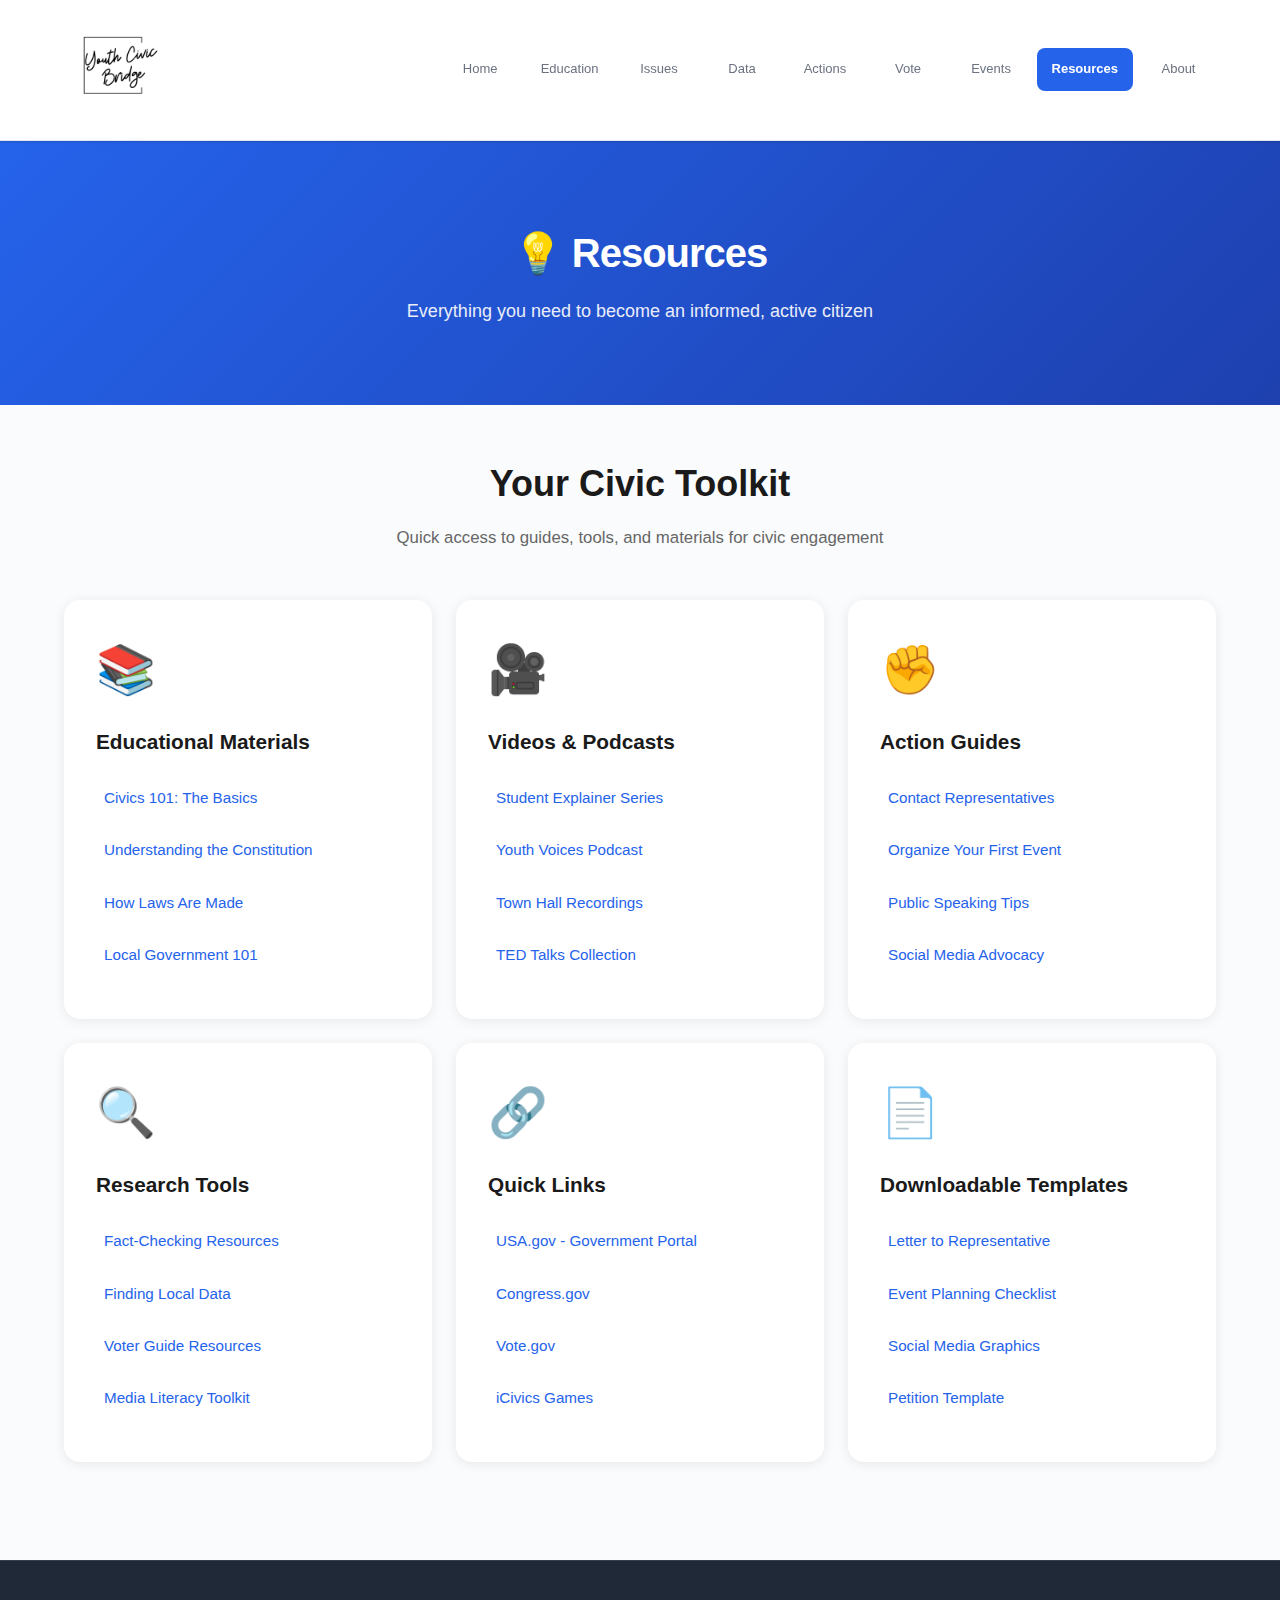
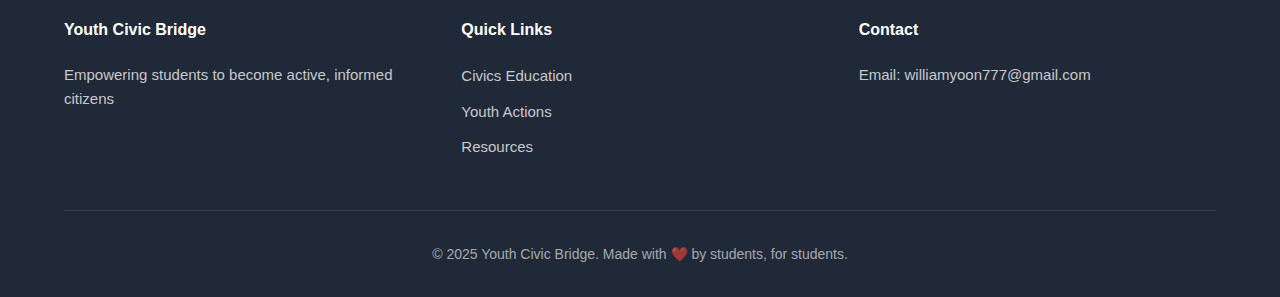
<file: resources.html>
<!DOCTYPE html>
<html lang="en">

<head>
    <!-- Google Tag Manager -->
    <script>(function (w, d, s, l, i) {
            w[l] = w[l] || []; w[l].push({
                'gtm.start':
                    new Date().getTime(), event: 'gtm.js'
            }); var f = d.getElementsByTagName(s)[0],
                j = d.createElement(s), dl = l != 'dataLayer' ? '&l=' + l : ''; j.async = true; j.src =
                    'https://www.googletagmanager.com/gtm.js?id=' + i + dl; f.parentNode.insertBefore(j, f);
        })(window, document, 'script', 'dataLayer', 'GTM-THW9VDS4');</script>
    <!-- End Google Tag Manager -->
    <!-- Google tag (gtag.js) -->
    <script async src="https://www.googletagmanager.com/gtag/js?id=G-CTXKS6CC39"></script>
    <script>
        window.dataLayer = window.dataLayer || [];
        function gtag() { dataLayer.push(arguments); }
        gtag('js', new Date());

        gtag('config', 'G-CTXKS6CC39');
    </script>
    <meta charset="UTF-8">
    <meta name="viewport" content="width=device-width, initial-scale=1.0">
    <title>Resources - Youth Civic Bridge</title>
    <meta name="description"
        content="Access a curated collection of civic education resources, guides, and tools. Empower yourself with knowledge to make a difference.">
    <meta name="keywords"
        content="Civic Resources, Educational Guides, Civic Tools, Student Resources, Teacher Resources, Civic Engagement Materials">
    <link rel="canonical" href="https://youthcivicbridge.org/resources">

    <!-- Open Graph -->
    <meta property="og:type" content="article">
    <meta property="og:url" content="https://youthcivicbridge.org/resources">
    <meta property="og:title" content="Resources - Youth Civic Bridge">
    <meta property="og:description"
        content="Access a curated collection of civic education resources, guides, and tools.">
    <meta property="og:image" content="https://youthcivicbridge.org/images/YouthCivicBridge.png">

    <link rel="stylesheet" href="style.css">
</head>

<body>
    <!-- Google Tag Manager (noscript) -->
    <noscript><iframe src="https://www.googletagmanager.com/ns.html?id=GTM-THW9VDS4" height="0" width="0"
            style="display:none;visibility:hidden"></iframe></noscript>
    <!-- End Google Tag Manager (noscript) -->
    <!-- Navigation -->
    <nav class="navbar">
        <div class="container">
            <div class="logo"><a href="https://youthcivicbridge.org"><img src="images/YouthCivicBridge.png"
                        alt="Youth Civic Bridge Logo" style="height: 100px;"></a></div>
            <ul class="nav-menu">
                <li><a href="/">Home</a></li>
                <li><a href="civics-education">Education</a></li>
                <li><a href="community-issues">Issues</a></li>
                <li><a href="civics-data">Data</a></li>
                <li><a href="youth-actions">Actions</a></li>
                <li><a href="Vote">Vote</a></li>
                <li><a href="community-events">Events</a></li>
                <li><a href="resources" class="active">Resources</a></li>
                <li><a href="team">About</a></li>
            </ul>
            <div class="hamburger">
                <span></span>
                <span></span>
                <span></span>
            </div>
        </div>
    </nav>

    <!-- Page Header -->
    <section class="page-header">
        <div class="container">
            <h1>💡 Resources</h1>
            <p>Everything you need to become an informed, active citizen</p>
        </div>
    </section>

    <!-- Main Content -->
    <section class="section resources-section">
        <div class="container">
            <div class="resources-intro">
                <h2 class="resources-title">Your Civic Toolkit</h2>
                <p class="resources-subtitle">Quick access to guides, tools, and materials for civic engagement</p>
            </div>

            <!-- Resource Categories Grid -->
            <div class="resource-categories">
                <!-- Category 1: Educational -->
                <div class="resource-category-card">
                    <div class="category-icon">📚</div>
                    <h3 class="category-name">Educational Materials</h3>
                    <ul class="resource-links">
                        <li><a href="#">Civics 101: The Basics</a></li>
                        <li><a href="#">Understanding the Constitution</a></li>
                        <li><a href="#">How Laws Are Made</a></li>
                        <li><a href="#">Local Government 101</a></li>
                    </ul>
                </div>

                <!-- Category 2: Videos -->
                <div class="resource-category-card">
                    <div class="category-icon">🎥</div>
                    <h3 class="category-name">Videos & Podcasts</h3>
                    <ul class="resource-links">
                        <li><a href="#">Student Explainer Series</a></li>
                        <li><a href="#">Youth Voices Podcast</a></li>
                        <li><a href="#">Town Hall Recordings</a></li>
                        <li><a href="#">TED Talks Collection</a></li>
                    </ul>
                </div>

                <!-- Category 3: Action Guides -->
                <div class="resource-category-card">
                    <div class="category-icon">✊</div>
                    <h3 class="category-name">Action Guides</h3>
                    <ul class="resource-links">
                        <li><a href="#">Contact Representatives</a></li>
                        <li><a href="#">Organize Your First Event</a></li>
                        <li><a href="#">Public Speaking Tips</a></li>
                        <li><a href="#">Social Media Advocacy</a></li>
                    </ul>
                </div>

                <!-- Category 4: Research Tools -->
                <div class="resource-category-card">
                    <div class="category-icon">🔍</div>
                    <h3 class="category-name">Research Tools</h3>
                    <ul class="resource-links">
                        <li><a href="#">Fact-Checking Resources</a></li>
                        <li><a href="#">Finding Local Data</a></li>
                        <li><a href="#">Voter Guide Resources</a></li>
                        <li><a href="#">Media Literacy Toolkit</a></li>
                    </ul>
                </div>

                <!-- Category 5: Quick Links -->
                <div class="resource-category-card">
                    <div class="category-icon">🔗</div>
                    <h3 class="category-name">Quick Links</h3>
                    <ul class="resource-links">
                        <li><a href="https://www.usa.gov" target="_blank">USA.gov - Government Portal</a></li>
                        <li><a href="https://www.congress.gov" target="_blank">Congress.gov</a></li>
                        <li><a href="https://www.vote.gov" target="_blank">Vote.gov</a></li>
                        <li><a href="https://www.icivics.org" target="_blank">iCivics Games</a></li>
                    </ul>
                </div>

                <!-- Category 6: Downloadable Templates -->
                <div class="resource-category-card">
                    <div class="category-icon">📄</div>
                    <h3 class="category-name">Downloadable Templates</h3>
                    <ul class="resource-links">
                        <li><a href="#">Letter to Representative</a></li>
                        <li><a href="#">Event Planning Checklist</a></li>
                        <li><a href="#">Social Media Graphics</a></li>
                        <li><a href="#">Petition Template</a></li>
                    </ul>
                </div>
            </div>
        </div>
    </section>

    <!-- Footer -->
    <footer class="footer">
        <div class="container">
            <div class="footer-content">
                <div class="footer-section">
                    <h3>Youth Civic Bridge</h3>
                    <p>Empowering students to become active, informed citizens</p>
                </div>
                <div class="footer-section">
                    <h4>Quick Links</h4>
                    <ul class="footer-links">
                        <li><a href="civics-education">Civics Education</a></li>
                        <li><a href="youth-actions">Youth Actions</a></li>
                        <li><a href="resources">Resources</a></li>
                    </ul>
                </div>
                <div class="footer-section">
                    <h4>Contact</h4>
                    <p>Email: williamyoon777@gmail.com</p>
                </div>
            </div>
            <div class="footer-bottom">
                <p>&copy; 2025 Youth Civic Bridge. Made with ❤️ by students, for students.</p>
            </div>
        </div>
    </footer>

    <script src="script.js"></script>
</body>

</html>
</file>
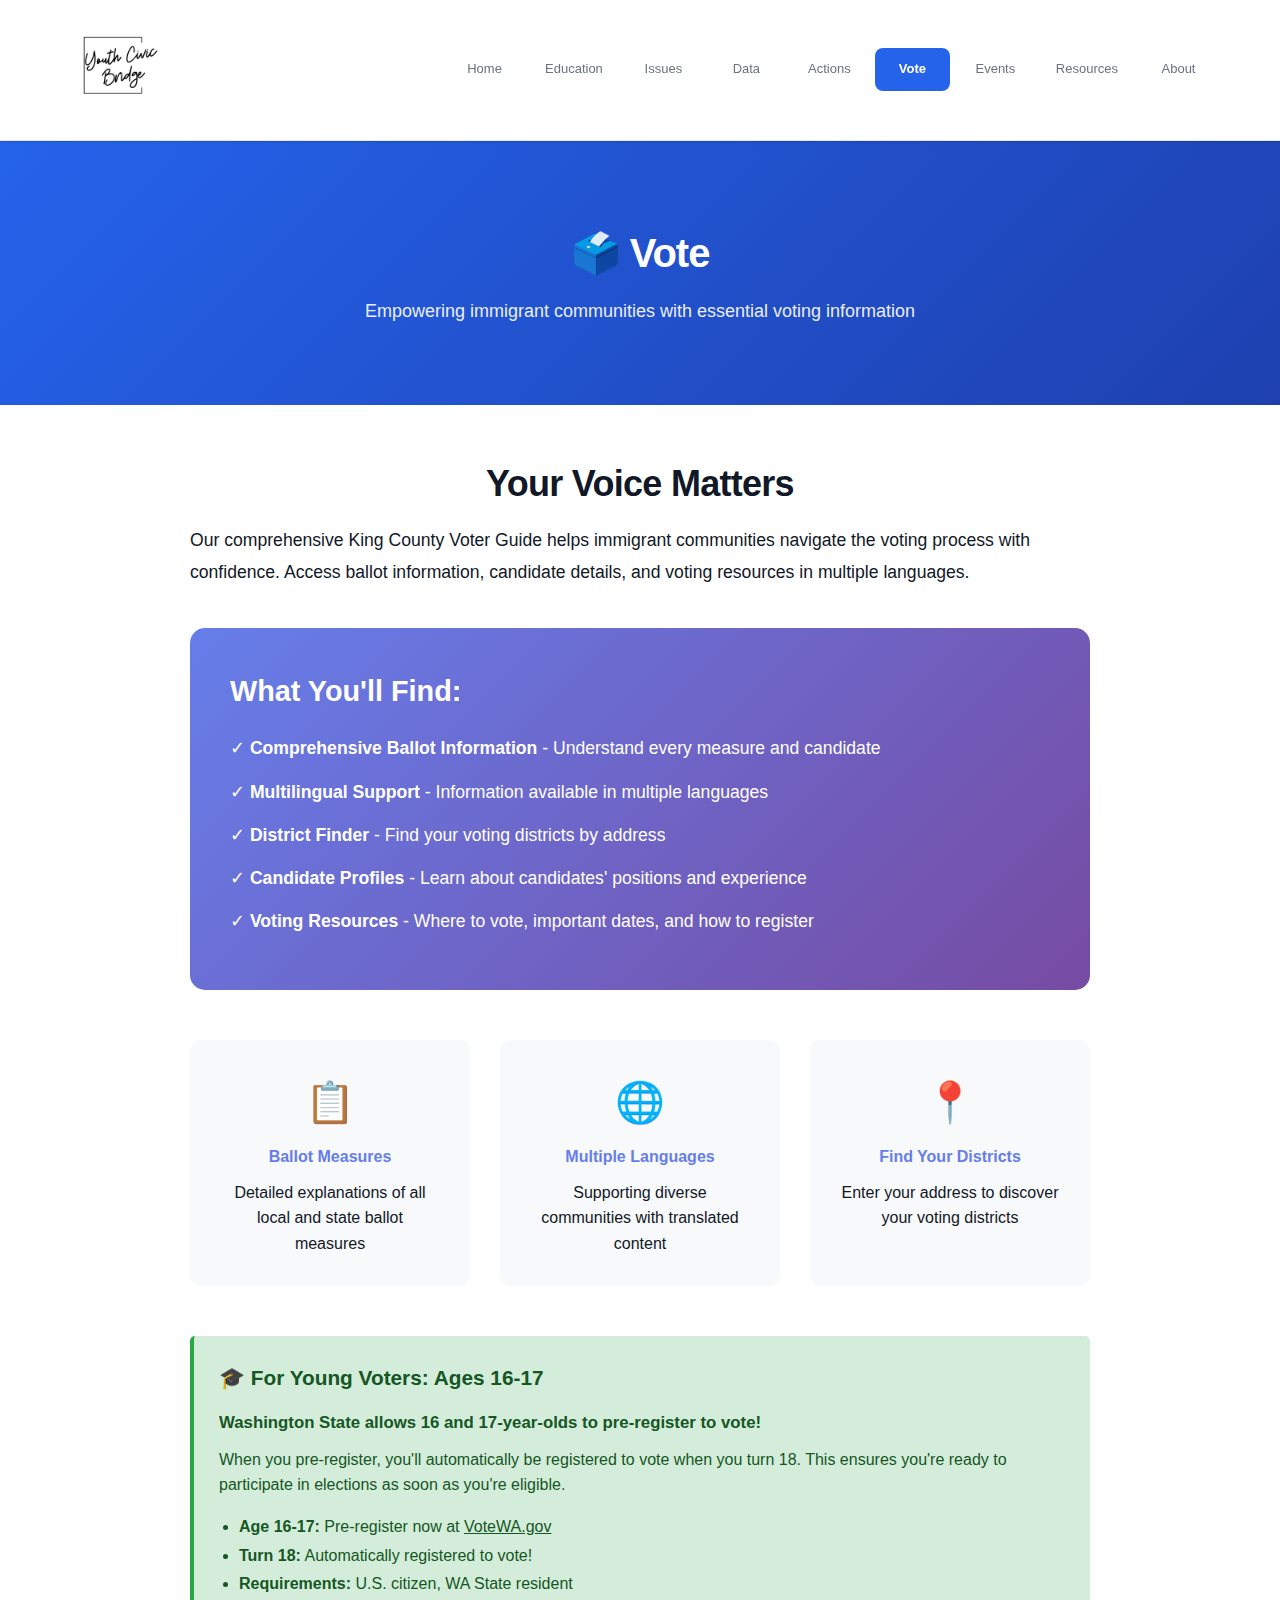
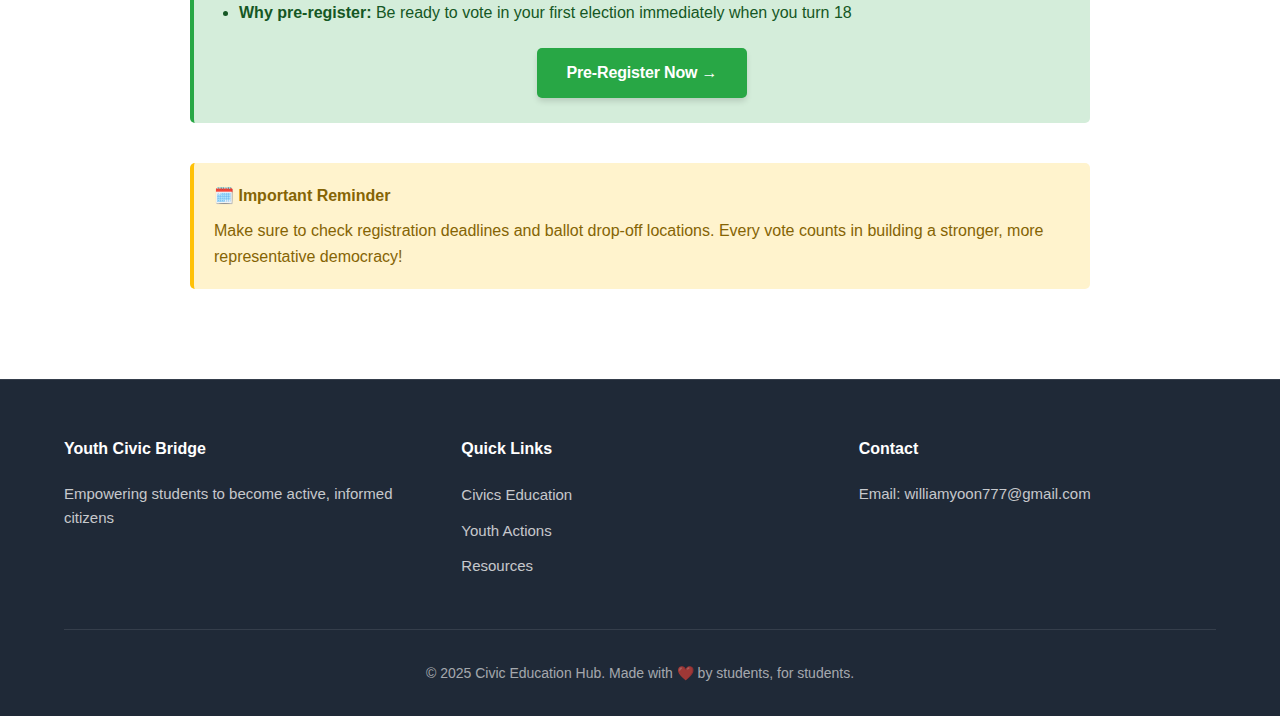
<file: Vote.html>
<!DOCTYPE html>
<html lang="en">

<head>
    <!-- Google Tag Manager -->
    <script>(function (w, d, s, l, i) {
            w[l] = w[l] || []; w[l].push({
                'gtm.start':
                    new Date().getTime(), event: 'gtm.js'
            }); var f = d.getElementsByTagName(s)[0],
                j = d.createElement(s), dl = l != 'dataLayer' ? '&l=' + l : ''; j.async = true; j.src =
                    'https://www.googletagmanager.com/gtm.js?id=' + i + dl; f.parentNode.insertBefore(j, f);
        })(window, document, 'script', 'dataLayer', 'GTM-THW9VDS4');</script>
    <!-- End Google Tag Manager -->
    <!-- Google tag (gtag.js) -->
    <script async src="https://www.googletagmanager.com/gtag/js?id=G-CTXKS6CC39"></script>
    <script>
        window.dataLayer = window.dataLayer || [];
        function gtag() { dataLayer.push(arguments); }
        gtag('js', new Date());

        gtag('config', 'G-CTXKS6CC39');
    </script>
    <meta charset="UTF-8">
    <meta name="viewport" content="width=device-width, initial-scale=1.0">
    <title>Vote - Youth Civic Bridge</title>
    <meta name="description"
        content="Learn how to register to vote, find your polling place, and understand the voting process. Your vote is your voice!">
    <meta name="keywords" content="Vote, Voter Registration, Polling Place, Election Day, Youth Voting, Civic Duty">
    <link rel="canonical" href="https://youthcivicbridge.org/Vote">

    <!-- Open Graph -->
    <meta property="og:type" content="article">
    <meta property="og:url" content="https://youthcivicbridge.org/Vote">
    <meta property="og:title" content="Vote - Youth Civic Bridge">
    <meta property="og:description" content="Learn how to register to vote and understand the voting process.">
    <meta property="og:image" content="https://youthcivicbridge.org/images/YouthCivicBridge.png">

    <link rel="stylesheet" href="style.css">
</head>

<body>
    <!-- Google Tag Manager (noscript) -->
    <noscript><iframe src="https://www.googletagmanager.com/ns.html?id=GTM-THW9VDS4" height="0" width="0"
            style="display:none;visibility:hidden"></iframe></noscript>
    <!-- End Google Tag Manager (noscript) -->
    <!-- Navigation -->
    <nav class="navbar">
        <div class="container">
            <div class="logo"><a href="https://youthcivicbridge.org"><img src="images/YouthCivicBridge.png"
                        alt="Youth Civic Bridge Logo" style="height: 100px;"></a></div>
            <ul class="nav-menu">
                <li><a href="/">Home</a></li>
                <li><a href="civics-education">Education</a></li>
                <li><a href="community-issues">Issues</a></li>
                <li><a href="civics-data">Data</a></li>
                <li><a href="youth-actions">Actions</a></li>
                <li><a href="Vote" class="active">Vote</a></li>
                <li><a href="community-events">Events</a></li>
                <li><a href="resources">Resources</a></li>
                <li><a href="team">About</a></li>
            </ul>
            <div class="hamburger">
                <span></span>
                <span></span>
                <span></span>
            </div>
        </div>
    </nav>

    <!-- Page Header -->
    <section class="page-header">
        <div class="container">
            <h1>🗳️ Vote</h1>
            <p>Empowering immigrant communities with essential voting information</p>
        </div>
    </section>

    <!-- Main Content -->
    <section class="section">
        <div class="container">
            <div class="content-wrapper" style="max-width: 900px; margin: 0 auto;">
                <h2 class="section-title">Your Voice Matters</h2>
                <p style="font-size: 1.1rem; line-height: 1.8; margin-bottom: 30px;">
                    Our comprehensive King County Voter Guide helps immigrant communities navigate the voting process
                    with confidence. Access ballot information, candidate details, and voting resources in multiple
                    languages.
                </p>

                <div
                    style="background: linear-gradient(135deg, #667eea 0%, #764ba2 100%); padding: 40px; border-radius: 15px; color: white; margin: 40px 0;">
                    <h3 style="color: white; margin-bottom: 20px; font-size: 1.8rem;">What You'll Find:</h3>
                    <ul style="list-style: none; padding: 0; font-size: 1.1rem;">
                        <li style="margin-bottom: 15px;">✓ <strong>Comprehensive Ballot Information</strong> -
                            Understand every measure and candidate</li>
                        <li style="margin-bottom: 15px;">✓ <strong>Multilingual Support</strong> - Information available
                            in multiple languages</li>
                        <li style="margin-bottom: 15px;">✓ <strong>District Finder</strong> - Find your voting districts
                            by address</li>
                        <li style="margin-bottom: 15px;">✓ <strong>Candidate Profiles</strong> - Learn about candidates'
                            positions and experience</li>
                        <li style="margin-bottom: 15px;">✓ <strong>Voting Resources</strong> - Where to vote, important
                            dates, and how to register</li>
                    </ul>
                </div>

                <div class="stats-grid"
                    style="display: grid; grid-template-columns: repeat(auto-fit, minmax(250px, 1fr)); gap: 30px; margin: 50px 0;">
                    <div style="background: #f8f9fa; padding: 30px; border-radius: 10px; text-align: center;">
                        <div style="font-size: 2.5rem; margin-bottom: 10px;">📋</div>
                        <h4 style="color: #667eea; margin-bottom: 10px;">Ballot Measures</h4>
                        <p>Detailed explanations of all local and state ballot measures</p>
                    </div>
                    <div style="background: #f8f9fa; padding: 30px; border-radius: 10px; text-align: center;">
                        <div style="font-size: 2.5rem; margin-bottom: 10px;">🌐</div>
                        <h4 style="color: #667eea; margin-bottom: 10px;">Multiple Languages</h4>
                        <p>Supporting diverse communities with translated content</p>
                    </div>
                    <div style="background: #f8f9fa; padding: 30px; border-radius: 10px; text-align: center;">
                        <div style="font-size: 2.5rem; margin-bottom: 10px;">📍</div>
                        <h4 style="color: #667eea; margin-bottom: 10px;">Find Your Districts</h4>
                        <p>Enter your address to discover your voting districts</p>
                    </div>
                </div>

                <div
                    style="background: #d4edda; border-left: 4px solid #28a745; padding: 25px; border-radius: 5px; margin: 40px 0;">
                    <h4 style="color: #155724; margin-bottom: 15px; font-size: 1.3rem;">🎓 For Young Voters: Ages 16-17
                    </h4>
                    <p style="color: #155724; margin-bottom: 10px; font-size: 1.05rem; line-height: 1.6;">
                        <strong>Washington State allows 16 and 17-year-olds to pre-register to vote!</strong>
                    </p>
                    <p style="color: #155724; margin-bottom: 15px; line-height: 1.6;">
                        When you pre-register, you'll automatically be registered to vote when you turn 18. This ensures
                        you're ready to participate in elections as soon as you're eligible.
                    </p>
                    <ul style="color: #155724; margin-left: 20px; line-height: 1.8;">
                        <li><strong>Age 16-17:</strong> Pre-register now at <a
                                href="https://voter.votewa.gov/WhereToVote.aspx" target="_blank"
                                style="color: #155724; text-decoration: underline;">VoteWA.gov</a></li>
                        <li><strong>Turn 18:</strong> Automatically registered to vote!</li>
                        <li><strong>Requirements:</strong> U.S. citizen, WA State resident</li>
                        <li><strong>Why pre-register:</strong> Be ready to vote in your first election immediately when
                            you turn 18</li>
                    </ul>
                    <div style="margin-top: 20px; text-align: center;">
                        <a href="https://voter.votewa.gov/WhereToVote.aspx" target="_blank" class="btn-primary"
                            style="display: inline-block; background: #28a745; color: white; padding: 12px 30px; border-radius: 5px; text-decoration: none; font-weight: bold;">
                            Pre-Register Now →
                        </a>
                    </div>
                </div>

                <div
                    style="background: #fff3cd; border-left: 4px solid #ffc107; padding: 20px; border-radius: 5px; margin: 40px 0;">
                    <h4 style="color: #856404; margin-bottom: 10px;">🗓️ Important Reminder</h4>
                    <p style="color: #856404; margin: 0;">Make sure to check registration deadlines and ballot drop-off
                        locations. Every vote counts in building a stronger, more representative democracy!</p>
                </div>
            </div>
        </div>
    </section>

    <!-- Footer -->
    <footer class="footer">
        <div class="container">
            <div class="footer-content">
                <div class="footer-section">
                    <h3>Youth Civic Bridge</h3>
                    <p>Empowering students to become active, informed citizens</p>
                </div>
                <div class="footer-section">
                    <h4>Quick Links</h4>
                    <ul class="footer-links">
                        <li><a href="civics-education">Civics Education</a></li>
                        <li><a href="youth-actions">Youth Actions</a></li>
                        <li><a href="resources">Resources</a></li>
                    </ul>
                </div>
                <div class="footer-section">
                    <h4>Contact</h4>
                    <p>Email: williamyoon777@gmail.com</p>
                </div>
            </div>
            <div class="footer-bottom">
                <p>&copy; 2025 Civic Education Hub. Made with ❤️ by students, for students.</p>
            </div>
        </div>
    </footer>

    <script src="script.js"></script>
</body>

</html>
</file>
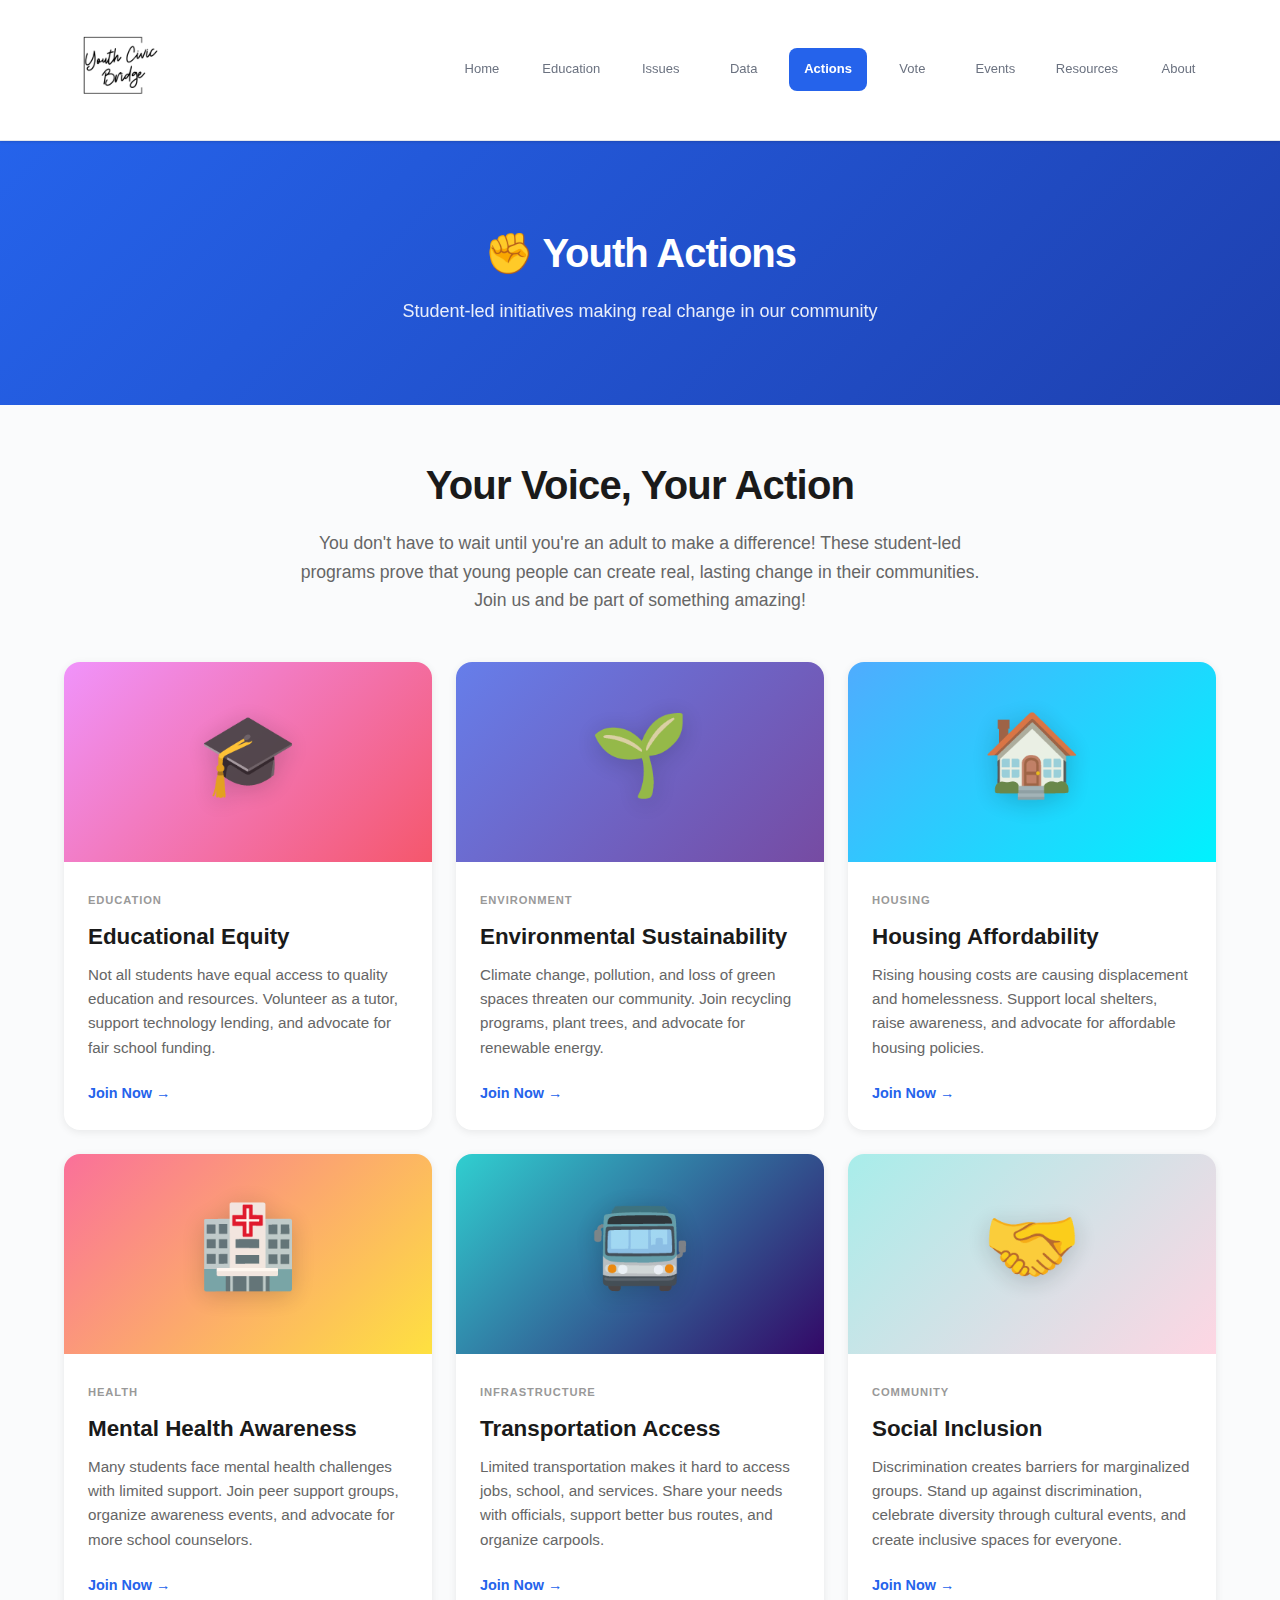
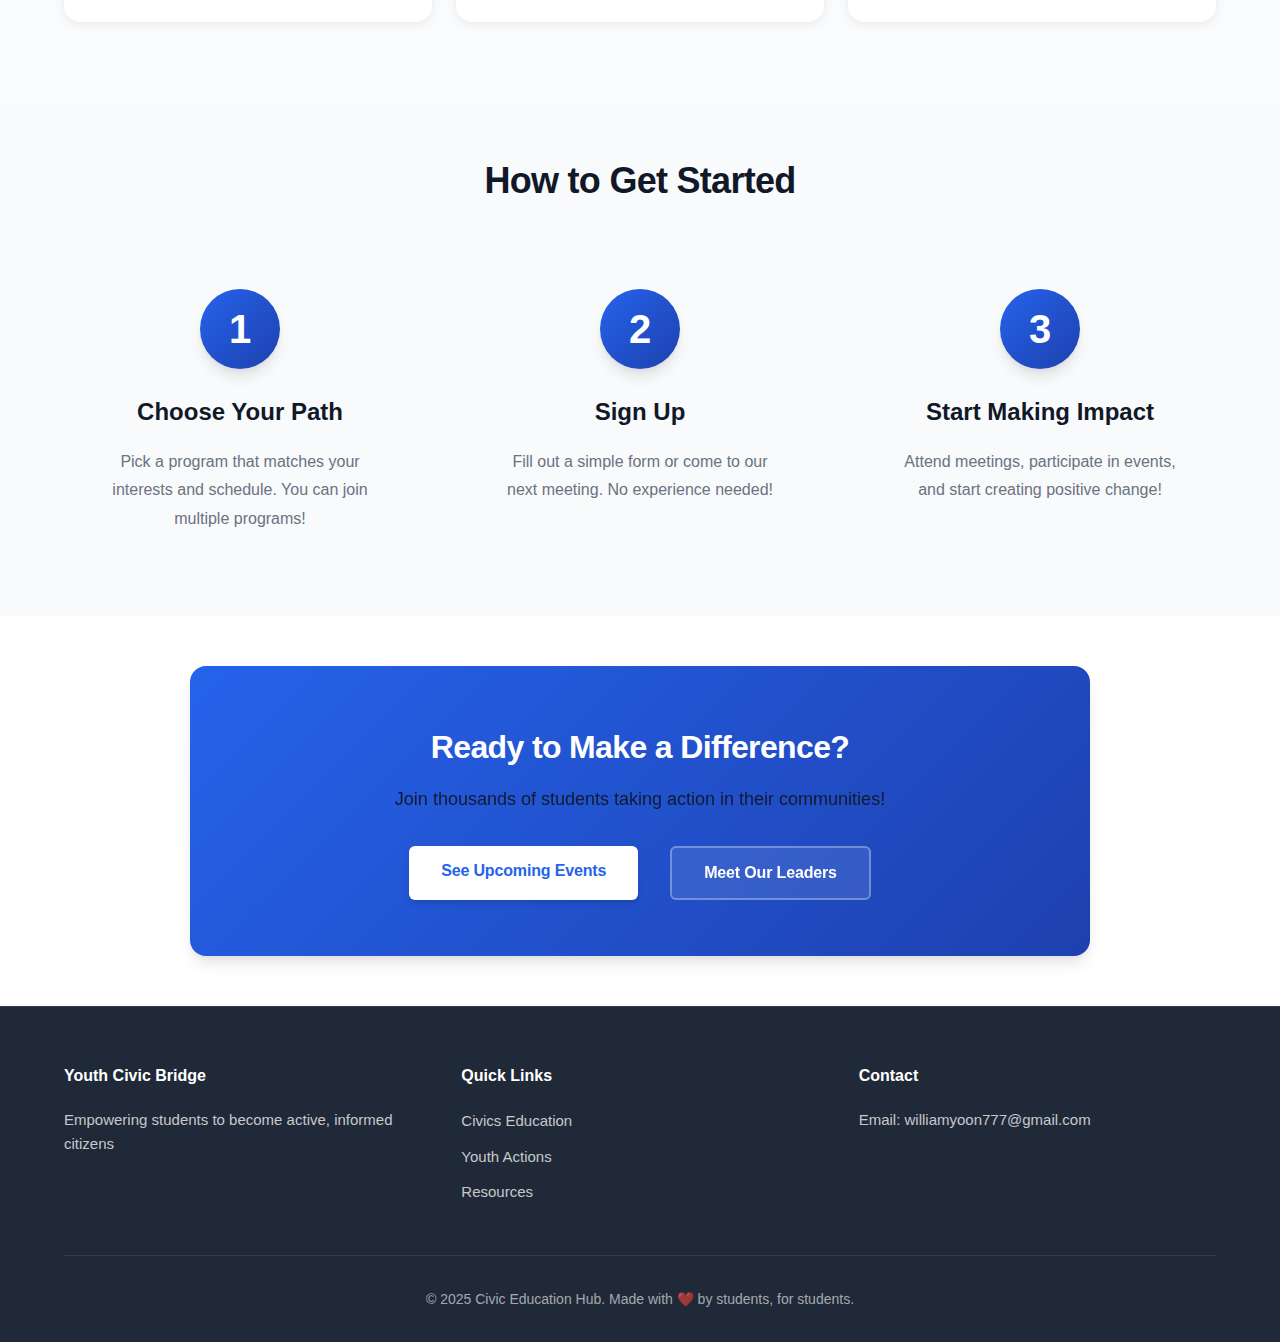
<file: youth-actions.html>
<!DOCTYPE html>
<html lang="en">

<head>
    <!-- Google Tag Manager -->
    <script>(function (w, d, s, l, i) {
            w[l] = w[l] || []; w[l].push({
                'gtm.start':
                    new Date().getTime(), event: 'gtm.js'
            }); var f = d.getElementsByTagName(s)[0],
                j = d.createElement(s), dl = l != 'dataLayer' ? '&l=' + l : ''; j.async = true; j.src =
                    'https://www.googletagmanager.com/gtm.js?id=' + i + dl; f.parentNode.insertBefore(j, f);
        })(window, document, 'script', 'dataLayer', 'GTM-THW9VDS4');</script>
    <!-- End Google Tag Manager -->
    <!-- Google tag (gtag.js) -->
    <script async src="https://www.googletagmanager.com/gtag/js?id=G-CTXKS6CC39"></script>
    <script>
        window.dataLayer = window.dataLayer || [];
        function gtag() { dataLayer.push(arguments); }
        gtag('js', new Date());

        gtag('config', 'G-CTXKS6CC39');
    </script>
    <meta charset="UTF-8">
    <meta name="viewport" content="width=device-width, initial-scale=1.0">
    <title>Youth Actions - Youth Civic Bridge</title>
    <meta name="description"
        content="Discover how youth are taking action, leading initiatives, and making a difference in their communities.">
    <meta name="keywords" content="Youth Action, Student Leadership, Community Service, Civic Projects, Youth Activism">
    <link rel="canonical" href="https://youthcivicbridge.org/youth-actions">

    <!-- Open Graph -->
    <meta property="og:type" content="article">
    <meta property="og:url" content="https://youthcivicbridge.org/youth-actions">
    <meta property="og:title" content="Youth Actions - Youth Civic Bridge">
    <meta property="og:description" content="Discover how youth are taking action and making a difference.">
    <meta property="og:image" content="https://youthcivicbridge.org/images/YouthCivicBridge.png">

    <link rel="stylesheet" href="style.css">
</head>

<body>
    <!-- Google Tag Manager (noscript) -->
    <noscript><iframe src="https://www.googletagmanager.com/ns.html?id=GTM-THW9VDS4" height="0" width="0"
            style="display:none;visibility:hidden"></iframe></noscript>
    <!-- End Google Tag Manager (noscript) -->
    <nav class="navbar">
        <div class="container">
            <div class="logo"><a href="https://youthcivicbridge.org"><img src="images/YouthCivicBridge.png"
                        alt="Youth Civic Bridge Logo" style="height: 100px;"></a></div>
            <ul class="nav-menu">
                <li><a href="/">Home</a></li>
                <li><a href="civics-education">Education</a></li>
                <li><a href="community-issues">Issues</a></li>
                <li><a href="civics-data">Data</a></li>
                <li><a href="youth-actions" class="active">Actions</a></li>
                <li><a href="Vote">Vote</a></li>
                <li><a href="community-events">Events</a></li>
                <li><a href="resources">Resources</a></li>
                <li><a href="team">About</a></li>
            </ul>
            <div class="hamburger">
                <span></span>
                <span></span>
                <span></span>
            </div>
        </div>
    </nav>

    <!-- Page Header -->
    <section class="page-header">
        <div class="container">
            <h1>✊ Youth Actions</h1>
            <p>Student-led initiatives making real change in our community</p>
        </div>
    </section>

    <!-- Main Content -->
    <section class="section issues-gallery">
        <div class="container">
            <div class="gallery-intro">
                <h2 class="gallery-title">Your Voice, Your Action</h2>
                <p class="gallery-subtitle">You don't have to wait until you're an adult to make a difference! These
                    student-led programs prove that young people can create real, lasting change in their communities.
                    Join us and be part of something amazing!</p>
            </div>

            <div class="issues-gallery-grid">
                <!-- Card 1: Educational Equity -->
                <div class="gallery-card" data-category="education">
                    <div class="gallery-card-image">
                        <div class="card-gradient education-gradient"></div>
                        <div class="card-icon">🎓</div>
                    </div>
                    <div class="gallery-card-content">
                        <span class="card-tag">Education</span>
                        <h3 class="card-title">Educational Equity</h3>
                        <p class="card-description">Not all students have equal access to quality education and
                            resources. Volunteer as a tutor, support technology lending, and advocate for fair school
                            funding.</p>
                        <a href="#" class="card-link">Join Now →</a>
                    </div>
                </div>

                <!-- Card 2: Environmental Sustainability -->
                <div class="gallery-card" data-category="environment">
                    <div class="gallery-card-image">
                        <div class="card-gradient environment-gradient"></div>
                        <div class="card-icon">🌱</div>
                    </div>
                    <div class="gallery-card-content">
                        <span class="card-tag">Environment</span>
                        <h3 class="card-title">Environmental Sustainability</h3>
                        <p class="card-description">Climate change, pollution, and loss of green spaces threaten our
                            community. Join recycling programs, plant trees, and advocate for renewable energy.</p>
                        <a href="#" class="card-link">Join Now →</a>
                    </div>
                </div>

                <!-- Card 3: Housing Affordability -->
                <div class="gallery-card" data-category="housing">
                    <div class="gallery-card-image">
                        <div class="card-gradient housing-gradient"></div>
                        <div class="card-icon">🏠</div>
                    </div>
                    <div class="gallery-card-content">
                        <span class="card-tag">Housing</span>
                        <h3 class="card-title">Housing Affordability</h3>
                        <p class="card-description">Rising housing costs are causing displacement and homelessness.
                            Support local shelters, raise awareness, and advocate for affordable housing policies.</p>
                        <a href="#" class="card-link">Join Now →</a>
                    </div>
                </div>

                <!-- Card 4: Mental Health Awareness -->
                <div class="gallery-card" data-category="health">
                    <div class="gallery-card-image">
                        <div class="card-gradient health-gradient"></div>
                        <div class="card-icon">🏥</div>
                    </div>
                    <div class="gallery-card-content">
                        <span class="card-tag">Health</span>
                        <h3 class="card-title">Mental Health Awareness</h3>
                        <p class="card-description">Many students face mental health challenges with limited support.
                            Join peer support groups, organize awareness events, and advocate for more school
                            counselors.</p>
                        <a href="#" class="card-link">Join Now →</a>
                    </div>
                </div>

                <!-- Card 5: Transportation Access -->
                <div class="gallery-card" data-category="transport">
                    <div class="gallery-card-image">
                        <div class="card-gradient transport-gradient"></div>
                        <div class="card-icon">🚍</div>
                    </div>
                    <div class="gallery-card-content">
                        <span class="card-tag">Infrastructure</span>
                        <h3 class="card-title">Transportation Access</h3>
                        <p class="card-description">Limited transportation makes it hard to access jobs, school, and
                            services. Share your needs with officials, support better bus routes, and organize carpools.
                        </p>
                        <a href="#" class="card-link">Join Now →</a>
                    </div>
                </div>

                <!-- Card 6: Social Inclusion -->
                <div class="gallery-card" data-category="inclusion">
                    <div class="gallery-card-image">
                        <div class="card-gradient inclusion-gradient"></div>
                        <div class="card-icon">🤝</div>
                    </div>
                    <div class="gallery-card-content">
                        <span class="card-tag">Community</span>
                        <h3 class="card-title">Social Inclusion</h3>
                        <p class="card-description">Discrimination creates barriers for marginalized groups. Stand up
                            against discrimination, celebrate diversity through cultural events, and create inclusive
                            spaces for everyone.</p>
                        <a href="#" class="card-link">Join Now →</a>
                    </div>
                </div>
            </div>
        </div>
    </section>

    <!-- How to Get Started -->
    <section class="section bg-light">
        <div class="container">
            <h2 class="section-title">How to Get Started</h2>
            <div class="steps-container">
                <div class="step-card">
                    <div class="step-number">1</div>
                    <h3>Choose Your Path</h3>
                    <p>Pick a program that matches your interests and schedule. You can join multiple programs!</p>
                </div>
                <div class="step-card">
                    <div class="step-number">2</div>
                    <h3>Sign Up</h3>
                    <p>Fill out a simple form or come to our next meeting. No experience needed!</p>
                </div>
                <div class="step-card">
                    <div class="step-number">3</div>
                    <h3>Start Making Impact</h3>
                    <p>Attend meetings, participate in events, and start creating positive change!</p>
                </div>
            </div>
        </div>
    </section>

    <!-- Call to Action -->
    <section class="section">
        <div class="container">
            <div class="cta-box">
                <h2>Ready to Make a Difference?</h2>
                <p>Join thousands of students taking action in their communities!</p>
                <div class="cta-buttons">
                    <a href="community-events" class="btn-primary">See Upcoming Events</a>
                    <a href="team" class="btn-secondary">Meet Our Leaders</a>
                </div>
            </div>
        </div>
    </section>

    <!-- Footer -->
    <footer class="footer">
        <div class="container">
            <div class="footer-content">
                <div class="footer-section">
                    <h3>Youth Civic Bridge</h3>
                    <p>Empowering students to become active, informed citizens</p>
                </div>
                <div class="footer-section">
                    <h4>Quick Links</h4>
                    <ul class="footer-links">
                        <li><a href="civics-education">Civics Education</a></li>
                        <li><a href="youth-actions">Youth Actions</a></li>
                        <li><a href="resources">Resources</a></li>
                    </ul>
                </div>
                <div class="footer-section">
                    <h4>Contact</h4>
                    <p>Email: williamyoon777@gmail.com</p>
                </div>
            </div>
            <div class="footer-bottom">
                <p>&copy; 2025 Civic Education Hub. Made with ❤️ by students, for students.</p>
            </div>
        </div>
    </footer>

    <script src="script.js"></script>
</body>

</html>
</file>
<file: style.css>
* {
    margin: 0;
    padding: 0;
    box-sizing: border-box;
}

:root {
    --primary-color: #2563eb;
    --secondary-color: #1e40af;
    --accent-color: #0891b2;
    --success-color: #059669;
    --text-dark: #111827;
    --text-light: #6b7280;
    --text-lighter: #9ca3af;
    --bg-light: #f8fafc;
    --bg-lighter: #ffffff;
    --border-color: #e5e7eb;
    --white: #ffffff;
    --gradient-1: linear-gradient(135deg, #2563eb 0%, #1e40af 100%);
    --gradient-2: linear-gradient(135deg, #0891b2 0%, #0e7490 100%);
    --gradient-3: linear-gradient(135deg, #6366f1 0%, #4f46e5 100%);
    --gradient-4: linear-gradient(135deg, #3b82f6 0%, #2563eb 100%);
    --shadow: 0 1px 3px 0 rgba(0, 0, 0, 0.1), 0 1px 2px 0 rgba(0, 0, 0, 0.06);
    --shadow-md: 0 4px 6px -1px rgba(0, 0, 0, 0.1), 0 2px 4px -1px rgba(0, 0, 0, 0.06);
    --shadow-lg: 0 10px 15px -3px rgba(0, 0, 0, 0.1), 0 4px 6px -2px rgba(0, 0, 0, 0.05);
    --shadow-xl: 0 20px 25px -5px rgba(0, 0, 0, 0.1), 0 10px 10px -5px rgba(0, 0, 0, 0.04);
}

body {
    font-family: -apple-system, BlinkMacSystemFont, 'Segoe UI', 'Roboto', 'Helvetica Neue', Arial, sans-serif;
    line-height: 1.6;
    color: var(--text-dark);
    background: var(--bg-lighter);
    font-weight: 400;
    -webkit-font-smoothing: antialiased;
    -moz-osx-font-smoothing: grayscale;
}

.container {
    max-width: 1200px;
    margin: 0 auto;
    padding: 0 24px;
}

/* Navigation */
.navbar {
    background: var(--white);
    box-shadow: var(--shadow);
    position: sticky;
    top: 0;
    z-index: 1000;
    border-bottom: 1px solid var(--border-color);
}

.navbar .container {
    display: flex;
    justify-content: center;
    align-items: center;
    padding: 1rem 24px;
    gap: 3rem;
    flex-wrap: nowrap;
}

.logo {
    margin-right: auto;
}

.logo h1 {
    color: var(--primary-color);
    font-size: 1.5rem;
    font-weight: 700;
    white-space: nowrap;
    letter-spacing: -0.02em;
}

.nav-menu {
    display: flex;
    list-style: none;
    gap: 0.5rem;
    flex-wrap: nowrap;
}

.nav-menu li {
    flex-shrink: 0;
}

.nav-menu a {
    display: flex;
    flex-direction: column;
    align-items: center;
    text-decoration: none;
    color: var(--text-light);
    font-weight: 500;
    transition: all 0.2s ease;
    padding: 0.625rem 0.875rem;
    border-radius: 8px;
    min-width: 75px;
    font-size: 0.8125rem;
    border: 1px solid transparent;
}

.nav-menu a .nav-icon {
    font-size: 1.5rem;
    margin-bottom: 0.25rem;
    display: block;
    opacity: 0.8;
}

.nav-menu a:hover {
    background: var(--bg-light);
    color: var(--primary-color);
    border-color: var(--border-color);
}

.nav-menu a:hover .nav-icon {
    opacity: 1;
}

.nav-menu a.active {
    background: var(--primary-color);
    color: var(--white);
    font-weight: 600;
}

.nav-menu a.active .nav-icon {
    opacity: 1;
}

.hamburger {
    display: none;
    flex-direction: column;
    cursor: pointer;
    margin-left: auto;
}

.hamburger span {
    width: 28px;
    height: 3px;
    background: var(--primary-color);
    margin: 4px 0;
    transition: 0.3s;
    border-radius: 2px;
}

/* Hero Section */
.hero {
    background: var(--gradient-1);
    color: var(--white);
    padding: 120px 0 100px;
    text-align: center;
    position: relative;
    overflow: hidden;
}

.hero::before {
    content: '';
    position: absolute;
    top: 0;
    left: 0;
    right: 0;
    bottom: 0;
    background: linear-gradient(180deg, rgba(0,0,0,0) 0%, rgba(0,0,0,0.05) 100%);
}

.hero-content {
    position: relative;
    z-index: 1;
    max-width: 800px;
    margin: 0 auto;
}

.hero-content h1 {
    font-size: 3rem;
    margin-bottom: 1.25rem;
    font-weight: 700;
    letter-spacing: -0.025em;
    line-height: 1.2;
}

.hero-content p {
    font-size: 1.25rem;
    margin-bottom: 2.5rem;
    opacity: 0.95;
    font-weight: 400;
    line-height: 1.6;
}

.btn-primary,
.btn-secondary {
    display: inline-block;
    padding: 12px 32px;
    border: none;
    border-radius: 6px;
    font-size: 1rem;
    font-weight: 600;
    cursor: pointer;
    text-decoration: none;
    transition: all 0.2s ease;
    letter-spacing: -0.01em;
}

.btn-primary {
    background: var(--white);
    color: var(--primary-color);
    box-shadow: 0 4px 6px -1px rgba(0, 0, 0, 0.15);
}

.btn-primary:hover {
    transform: translateY(-2px);
    box-shadow: 0 10px 15px -3px rgba(0, 0, 0, 0.2);
}

.btn-secondary {
    background: rgba(255, 255, 255, 0.1);
    color: var(--white);
    border: 2px solid rgba(255, 255, 255, 0.3);
    margin-left: 1rem;
    backdrop-filter: blur(10px);
}

.btn-secondary:hover {
    background: rgba(255, 255, 255, 0.2);
    border-color: rgba(255, 255, 255, 0.5);
    transform: translateY(-2px);
}

/* Page Header */
.page-header {
    background: var(--gradient-1);
    color: var(--white);
    padding: 80px 0;
    text-align: center;
}

.page-header h1 {
    font-size: 2.5rem;
    font-weight: 700;
    margin-bottom: 0.75rem;
    letter-spacing: -0.025em;
}

.page-header p {
    font-size: 1.125rem;
    opacity: 0.9;
    font-weight: 400;
}

/* Sections */
.section {
    padding: 50px 0;
}

.bg-light {
    background: var(--bg-light);
}

.section-title {
    font-size: 2.25rem;
    text-align: center;
    margin-bottom: 0.75rem;
    color: var(--text-dark);
    font-weight: 700;
    letter-spacing: -0.02em;
}

.section-subtitle {
    text-align: center;
    color: var(--text-light);
    font-size: 1.125rem;
    margin-bottom: 3rem;
    font-weight: 400;
    max-width: 700px;
    margin-left: auto;
    margin-right: auto;
}

.content-intro {
    max-width: 750px;
    margin: 0 auto 3rem;
    text-align: center;
}

.content-intro h2 {
    font-size: 2rem;
    margin-bottom: 0.75rem;
    font-weight: 700;
    color: var(--text-dark);
    letter-spacing: -0.02em;
}

.content-intro p {
    font-size: 1.0625rem;
    color: var(--text-light);
    line-height: 1.7;
}

/* Card Grid */
.card-grid {
    display: grid;
    grid-template-columns: repeat(3, 1fr);
    gap: 2rem;
    margin-top: 2.5rem;
}

.card {
    background: transparent;
    padding: 2rem;
    border-radius: 12px;
    box-shadow: none;
    transition: all 0.2s ease;
    border: 1px solid transparent;
}

.card:hover {
    transform: translateY(-2px);
    background: var(--white);
    box-shadow: var(--shadow-md);
    border-color: var(--border-color);
}

.card-link {
    text-decoration: none;
    color: inherit;
}

.card-icon {
    font-size: 2.25rem;
    margin-bottom: 0.875rem;
    display: block;
    opacity: 0.9;
}

.card h3 {
    font-size: 1.25rem;
    margin-bottom: 0.75rem;
    color: var(--text-dark);
    font-weight: 600;
    letter-spacing: -0.01em;
}

.card p {
    color: var(--text-light);
    line-height: 1.6;
    font-size: 0.9375rem;
}

.card-image {
    height: 200px;
    border-radius: 8px;
    margin-bottom: 1.25rem;
}

/* Topic List */
.topic-list {
    list-style: none;
    margin-top: 1rem;
}

.topic-list li {
    padding: 0.75rem 0;
    border-bottom: 1px solid #e5e7eb;
    color: var(--text-dark);
    font-weight: 500;
}

.topic-list li:last-child {
    border-bottom: none;
}

.topic-list li::before {
    content: "✓ ";
    color: var(--success-color);
    font-weight: bold;
    margin-right: 0.5rem;
}

/* Featured Content */
.featured-content {
    display: grid;
    grid-template-columns: repeat(auto-fit, minmax(300px, 1fr));
    gap: 3rem;
    margin-top: 3rem;
}

.featured-item {
    text-align: center;
}

.featured-icon {
    font-size: 4rem;
    margin-bottom: 1.5rem;
}

.featured-item h3 {
    font-size: 1.75rem;
    margin-bottom: 1rem;
    font-weight: 800;
    color: var(--text-dark);
}

.featured-item p {
    color: var(--text-light);
    line-height: 1.8;
    font-size: 1.0625rem;
}

/* Issues */
.issues-container {
    display: grid;
    grid-template-columns: repeat(3, 1fr);
    gap: 2rem;
    margin-top: 3rem;
}

.issue-card {
    background: var(--white);
    border-radius: 20px;
    overflow: hidden;
    box-shadow: var(--shadow-lg);
    transition: all 0.3s;
}

.issue-card:hover {
    transform: translateY(-5px);
    box-shadow: var(--shadow-xl);
}

.issue-header {
    padding: 2rem;
    color: var(--white);
    position: relative;
    min-height: 180px;
}

.issue-icon {
    font-size: 3rem;
    margin-bottom: 1rem;
}

.issue-header h3 {
    font-size: 2rem;
    margin-bottom: 1rem;
    font-weight: 800;
    min-height: 5rem;
}

.issue-tag {
    background: rgba(255, 255, 255, 0.3);
    padding: 0.5rem 1rem;
    border-radius: 20px;
    font-size: 0.875rem;
    font-weight: 700;
    display: inline-block;
}

.issue-content {
    padding: 2rem;
}

.issue-content h4 {
    color: var(--text-dark);
    margin-bottom: 0.75rem;
    font-weight: 800;
    font-size: 1.125rem;
}

.issue-content p {
    color: var(--text-light);
    line-height: 1.8;
    margin-bottom: 1rem;
}

.issue-content ul {
    margin: 1rem 0;
    padding-left: 1.5rem;
}

.issue-content li {
    color: var(--text-dark);
    margin-bottom: 0.5rem;
    font-weight: 500;
}

.action-link {
    color: var(--primary-color);
    font-weight: 700;
    text-decoration: none;
    display: inline-block;
    margin-top: 1rem;
    transition: all 0.3s;
}

.action-link:hover {
    transform: translateX(5px);
}

/* Data & Stats */
.stats-grid {
    display: grid;
    grid-template-columns: repeat(4, 1fr);
    gap: 1.5rem;
    margin-top: 2rem;
}

.stat-card {
    background: var(--white);
    padding: 1.5rem 1rem;
    border-radius: 12px;
    text-align: center;
    color: var(--white);
    position: relative;
    overflow: hidden;
}

.stat-number {
    font-size: 2rem;
    font-weight: 900;
    margin-bottom: 0.25rem;
}

.stat-card h3 {
    font-size: 0.9rem;
    margin-bottom: 0.25rem;
    font-weight: 800;
}

.stat-card p {
    opacity: 0.9;
    font-size: 0.75rem;
}

.trend {
    display: inline-block;
    margin-top: 0.5rem;
    padding: 0.25rem 0.5rem;
    background: rgba(255, 255, 255, 0.2);
    border-radius: 12px;
    font-weight: 700;
    font-size: 0.7rem;
}

/* Data Sections */
.data-section {
    display: grid;
    grid-template-columns: repeat(auto-fit, minmax(450px, 1fr));
    gap: 3rem;
    margin-top: 3rem;
}

.data-card-large {
    background: var(--white);
    padding: 2.5rem;
    border-radius: 20px;
    box-shadow: var(--shadow);
}

.data-card-large h3 {
    font-size: 1.75rem;
    margin-bottom: 2rem;
    font-weight: 800;
    color: var(--text-dark);
}

.bar-chart {
    display: flex;
    align-items: flex-end;
    justify-content: space-around;
    height: 300px;
    margin: 2rem 0;
}

.bar-item {
    flex: 1;
    display: flex;
    align-items: flex-end;
    justify-content: center;
    margin: 0 1rem;
}

.bar {
    width: 100%;
    display: flex;
    align-items: center;
    justify-content: center;
    border-radius: 12px 12px 0 0;
    position: relative;
}

.bar-label {
    position: absolute;
    color: var(--white);
    font-weight: 700;
    font-size: 1.125rem;
}

.program-stats {
    display: flex;
    flex-direction: column;
    gap: 1.5rem;
}

.program-item {
    position: relative;
}

.program-bar {
    padding: 1rem 1.5rem;
    border-radius: 12px;
    color: var(--white);
    font-weight: 700;
    box-shadow: var(--shadow);
}

/* Impact Grid */
.impact-grid {
    display: grid;
    grid-template-columns: repeat(6, 1fr);
    gap: 1.5rem;
    margin-top: 2rem;
}

.impact-card {
    background: var(--white);
    padding: 1.5rem 1rem;
    border-radius: 12px;
    text-align: center;
    box-shadow: var(--shadow);
    transition: all 0.3s;
}

.impact-card:hover {
    transform: translateY(-5px);
    box-shadow: var(--shadow-xl);
}

.impact-icon {
    font-size: 2rem;
    margin-bottom: 0.5rem;
}

.impact-card h3 {
    font-size: 0.9rem;
    margin-bottom: 0.5rem;
    font-weight: 800;
    color: var(--text-dark);
}

.impact-card p {
    color: var(--text-light);
    line-height: 1.5;
    font-size: 0.75rem;
}

/* Demographics */
.demo-grid {
    display: grid;
    grid-template-columns: repeat(auto-fit, minmax(400px, 1fr));
    gap: 3rem;
    margin-top: 3rem;
}

.demo-card {
    background: var(--white);
    padding: 2.5rem;
    border-radius: 20px;
    box-shadow: var(--shadow);
}

.demo-card h3 {
    font-size: 1.75rem;
    margin-bottom: 1.5rem;
    font-weight: 800;
    color: var(--text-dark);
}

.demo-list {
    list-style: none;
}

.demo-list li {
    padding: 1rem 0;
    border-bottom: 1px solid #e5e7eb;
    font-size: 1.0625rem;
}

.demo-list li:last-child {
    border-bottom: none;
}

.demo-list strong {
    color: var(--text-dark);
    font-weight: 800;
}

.note {
    margin-top: 1.5rem;
    padding: 1rem;
    background: var(--bg-light);
    border-radius: 12px;
    font-size: 0.9375rem;
    color: var(--text-light);
    font-style: italic;
}

/* Programs */
.programs-container {
    display: grid;
    gap: 3rem;
    margin-top: 3rem;
}

.program-card {
    background: var(--white);
    border-radius: 20px;
    padding: 2.5rem;
    box-shadow: var(--shadow-lg);
    transition: all 0.3s;
}

.program-card:hover {
    transform: translateY(-5px);
    box-shadow: var(--shadow-xl);
}

.program-card.featured {
    border: 4px solid #fbbf24;
}

.program-header {
    display: flex;
    align-items: center;
    gap: 1.5rem;
    margin-bottom: 1.5rem;
}

.program-icon {
    font-size: 3.5rem;
}

.program-header h3 {
    font-size: 2rem;
    font-weight: 900;
    color: var(--text-dark);
}

.badge {
    display: inline-block;
    padding: 0.5rem 1rem;
    border-radius: 20px;
    font-size: 0.875rem;
    font-weight: 700;
    margin-top: 0.5rem;
}

.badge-active {
    background: #d1fae5;
    color: #065f46;
}

.badge-new {
    background: #fef3c7;
    color: #92400e;
}

.program-description {
    font-size: 1.125rem;
    color: var(--text-light);
    line-height: 1.8;
    margin-bottom: 2rem;
}

.program-details h4 {
    font-size: 1.25rem;
    font-weight: 800;
    color: var(--text-dark);
    margin: 1.5rem 0 1rem;
}

.program-details ul {
    list-style: none;
    margin-bottom: 1.5rem;
}

.program-details li {
    padding: 0.75rem 0;
    color: var(--text-dark);
    font-weight: 500;
}

.program-details li::before {
    content: "→ ";
    color: var(--primary-color);
    font-weight: bold;
    margin-right: 0.5rem;
}

.achievement-tags {
    display: flex;
    flex-wrap: wrap;
    gap: 0.75rem;
    margin: 1rem 0;
}

.achievement-tags span {
    background: var(--bg-light);
    padding: 0.5rem 1rem;
    border-radius: 20px;
    font-size: 0.875rem;
    font-weight: 700;
    color: var(--text-dark);
}

.program-meta {
    display: flex;
    flex-wrap: wrap;
    gap: 1.5rem;
    margin: 1.5rem 0;
    padding-top: 1.5rem;
    border-top: 2px solid #e5e7eb;
}

.program-meta span {
    font-weight: 600;
    color: var(--text-dark);
}

.join-button {
    width: 100%;
    padding: 1rem;
    background: var(--gradient-1);
    color: var(--white);
    border: none;
    border-radius: 12px;
    font-size: 1.0625rem;
    font-weight: 700;
    cursor: pointer;
    transition: all 0.3s;
    margin-top: 1rem;
}

.join-button:hover {
    transform: translateY(-2px);
    box-shadow: var(--shadow-xl);
}

/* Steps */
.steps-container {
    display: grid;
    grid-template-columns: repeat(auto-fit, minmax(300px, 1fr));
    gap: 3rem;
    margin-top: 3rem;
}

.step-card {
    text-align: center;
    padding: 2rem;
}

.step-number {
    width: 80px;
    height: 80px;
    background: var(--gradient-1);
    color: var(--white);
    border-radius: 50%;
    display: flex;
    align-items: center;
    justify-content: center;
    font-size: 2.5rem;
    font-weight: 900;
    margin: 0 auto 1.5rem;
    box-shadow: var(--shadow-lg);
}

.step-card h3 {
    font-size: 1.5rem;
    margin-bottom: 1rem;
    font-weight: 800;
    color: var(--text-dark);
}

.step-card p {
    color: var(--text-light);
    line-height: 1.8;
}

/* Events */
.events-container {
    display: grid;
    gap: 2.5rem;
    margin-top: 3rem;
}

.event-card-full {
    background: var(--white);
    border-radius: 20px;
    overflow: hidden;
    box-shadow: var(--shadow-lg);
    position: relative;
    transition: all 0.3s;
}

.event-card-full:hover {
    transform: translateY(-5px);
    box-shadow: var(--shadow-xl);
}

.event-badge {
    position: absolute;
    top: 20px;
    right: 20px;
    background: #fbbf24;
    color: var(--text-dark);
    padding: 0.5rem 1rem;
    border-radius: 20px;
    font-weight: 800;
    font-size: 0.875rem;
    z-index: 10;
}

.event-badge.featured {
    background: var(--gradient-2);
    color: var(--white);
}

.event-main {
    display: flex;
    gap: 2rem;
    padding: 2.5rem;
}

.event-date-box {
    display: flex;
    flex-direction: column;
    align-items: center;
    justify-content: center;
    background: var(--gradient-3);
    color: var(--white);
    border-radius: 16px;
    padding: 1.5rem;
    min-width: 120px;
    text-align: center;
    box-shadow: var(--shadow);
}

.event-date-box .month {
    font-size: 1rem;
    font-weight: 800;
    text-transform: uppercase;
    letter-spacing: 1px;
}

.event-date-box .day {
    font-size: 3rem;
    font-weight: 900;
    line-height: 1;
    margin: 0.5rem 0;
}

.event-date-box .year {
    font-size: 0.875rem;
    font-weight: 600;
    opacity: 0.9;
}

.event-details h3 {
    font-size: 1.875rem;
    margin-bottom: 1rem;
    font-weight: 900;
    color: var(--text-dark);
}

.event-meta {
    display: flex;
    flex-wrap: wrap;
    gap: 1.5rem;
    margin: 1rem 0;
}

.event-meta span {
    font-weight: 600;
    color: var(--text-dark);
    font-size: 0.9375rem;
}

.event-details p {
    color: var(--text-light);
    line-height: 1.8;
    margin: 1rem 0;
}

.event-tags {
    display: flex;
    flex-wrap: wrap;
    gap: 0.75rem;
    margin-top: 1.5rem;
}

.tag {
    background: var(--bg-light);
    padding: 0.5rem 1rem;
    border-radius: 20px;
    font-size: 0.875rem;
    font-weight: 700;
    color: var(--text-dark);
}

.event-rsvp {
    width: 100%;
    padding: 1rem;
    background: var(--gradient-1);
    color: var(--white);
    border: none;
    border-radius: 0 0 20px 20px;
    font-size: 1.0625rem;
    font-weight: 800;
    cursor: pointer;
    transition: all 0.3s;
}

.event-rsvp:hover {
    background: var(--gradient-2);
}

/* Weekly Events */
.events-section-title {
    font-size: 2rem;
    margin: 3rem 0 2rem;
    font-weight: 900;
    color: var(--text-dark);
}

.weekly-grid {
    display: grid;
    grid-template-columns: repeat(auto-fit, minmax(320px, 1fr));
    gap: 2.5rem;
    margin-top: 3rem;
}

.weekly-card {
    background: var(--white);
    padding: 2.5rem;
    border-radius: 20px;
    box-shadow: var(--shadow);
    border-left: 6px solid var(--primary-color);
}

.weekly-card h3 {
    font-size: 1.5rem;
    margin-bottom: 0.75rem;
    font-weight: 800;
    color: var(--text-dark);
}

.weekly-time {
    color: var(--primary-color);
    font-weight: 700;
    margin-bottom: 1rem;
    display: block;
}

.weekly-card p {
    color: var(--text-light);
    line-height: 1.8;
    margin-bottom: 1rem;
}

.location {
    font-weight: 600;
    color: var(--text-dark);
}

/* Past Events */
.past-events-grid {
    display: grid;
    grid-template-columns: repeat(auto-fit, minmax(320px, 1fr));
    gap: 2.5rem;
    margin-top: 3rem;
}

.past-event-card {
    background: var(--white);
    border-radius: 20px;
    overflow: hidden;
    box-shadow: var(--shadow);
    transition: all 0.3s;
}

.past-event-card:hover {
    transform: translateY(-5px);
    box-shadow: var(--shadow-xl);
}

.past-event-image {
    height: 200px;
    display: flex;
    align-items: center;
    justify-content: center;
    color: var(--white);
    position: relative;
}

.past-date {
    background: rgba(255, 255, 255, 0.3);
    padding: 0.5rem 1rem;
    border-radius: 20px;
    font-weight: 800;
}

.past-event-card h3 {
    font-size: 1.375rem;
    margin: 1.5rem 1.5rem 0.75rem;
    font-weight: 800;
    color: var(--text-dark);
}

.past-event-card p {
    padding: 0 1.5rem;
    color: var(--text-light);
    line-height: 1.7;
}

.attendees {
    display: block;
    padding: 1.5rem;
    font-weight: 700;
    color: var(--primary-color);
}

/* Resources */
.resource-category {
    background: var(--white);
    border-radius: 20px;
    overflow: hidden;
    box-shadow: var(--shadow-lg);
    margin-bottom: 2.5rem;
}

.category-header {
    padding: 2rem;
    color: var(--white);
}

.category-header h3 {
    font-size: 1.875rem;
    font-weight: 900;
}

.resource-list {
    padding: 2rem;
}

.resource-item {
    padding: 1.5rem 0;
    border-bottom: 2px solid #e5e7eb;
}

.resource-item:last-child {
    border-bottom: none;
}

.resource-item h4 {
    font-size: 1.25rem;
    margin-bottom: 0.5rem;
    font-weight: 800;
    color: var(--text-dark);
}

.resource-item p {
    color: var(--text-light);
    margin-bottom: 0.75rem;
    line-height: 1.7;
}

.resource-link {
    color: var(--primary-color);
    font-weight: 700;
    text-decoration: none;
    transition: all 0.3s;
}

.resource-link:hover {
    color: var(--secondary-color);
    transform: translateX(5px);
    display: inline-block;
}

/* External Links */
.external-links-grid {
    display: grid;
    grid-template-columns: repeat(auto-fit, minmax(280px, 1fr));
    gap: 2.5rem;
    margin-top: 3rem;
}

.external-card {
    background: var(--white);
    padding: 2.5rem;
    border-radius: 20px;
    box-shadow: var(--shadow);
}

.external-card h3 {
    font-size: 1.5rem;
    margin-bottom: 1.5rem;
    font-weight: 800;
    color: var(--text-dark);
}

.link-list {
    list-style: none;
}

.link-list li {
    margin-bottom: 1rem;
}

.link-list a {
    color: var(--primary-color);
    text-decoration: none;
    font-weight: 600;
    transition: all 0.3s;
}

.link-list a:hover {
    color: var(--secondary-color);
    padding-left: 5px;
}

/* Templates */
.templates-grid {
    display: grid;
    grid-template-columns: repeat(auto-fit, minmax(280px, 1fr));
    gap: 2.5rem;
    margin-top: 3rem;
}

.template-card {
    background: var(--white);
    padding: 2.5rem;
    border-radius: 20px;
    box-shadow: var(--shadow);
    text-align: center;
    transition: all 0.3s;
}

.template-card:hover {
    transform: translateY(-5px);
    box-shadow: var(--shadow-xl);
}

.template-icon {
    font-size: 3.5rem;
    margin-bottom: 1rem;
}

.template-card h3 {
    font-size: 1.25rem;
    margin-bottom: 0.75rem;
    font-weight: 800;
    color: var(--text-dark);
}

.template-card p {
    color: var(--text-light);
    margin-bottom: 1.5rem;
    line-height: 1.7;
}

.download-btn {
    padding: 0.75rem 2rem;
    background: var(--gradient-1);
    color: var(--white);
    border: none;
    border-radius: 12px;
    font-weight: 700;
    cursor: pointer;
    transition: all 0.3s;
}

.download-btn:hover {
    transform: translateY(-2px);
    box-shadow: var(--shadow-lg);
}

/* Learning Options */
.learning-options {
    display: grid;
    grid-template-columns: repeat(auto-fit, minmax(320px, 1fr));
    gap: 2.5rem;
    margin-top: 3rem;
}

.learning-card {
    background: var(--white);
    padding: 2.5rem;
    border-radius: 20px;
    box-shadow: var(--shadow);
}

.learning-card h3 {
    font-size: 1.5rem;
    margin-bottom: 1rem;
    font-weight: 800;
    color: var(--text-dark);
}

.learning-card p {
    color: var(--text-light);
    line-height: 1.8;
    margin-bottom: 1.5rem;
}

.learning-card .badge {
    background: var(--bg-light);
    color: var(--text-dark);
}

.link-button {
    color: var(--primary-color);
    font-weight: 700;
    text-decoration: none;
    transition: all 0.3s;
}

.link-button:hover {
    transform: translateX(5px);
    display: inline-block;
}

/* Team */
.team-section-title {
    font-size: 2rem;
    margin: 4rem 0 2rem;
    font-weight: 900;
    color: var(--text-dark);
    text-align: center;
}

.team-grid-large {
    display: grid;
    grid-template-columns: repeat(auto-fit, minmax(280px, 1fr));
    gap: 2.5rem;
    margin-top: 3rem;
}

.team-member-card {
    background: var(--white);
    padding: 2.5rem;
    border-radius: 20px;
    box-shadow: var(--shadow);
    text-align: center;
    transition: all 0.3s;
}

.team-member-card:hover {
    transform: translateY(-5px);
    box-shadow: var(--shadow-xl);
}

.member-avatar {
    width: 120px;
    height: 120px;
    border-radius: 50%;
    margin: 0 auto 1.5rem;
    display: flex;
    align-items: center;
    justify-content: center;
    box-shadow: var(--shadow-lg);
}

.avatar-initial {
    font-size: 2.5rem;
    font-weight: 900;
    color: var(--white);
}

.team-member-card h3 {
    font-size: 1.5rem;
    margin-bottom: 0.5rem;
    font-weight: 900;
    color: var(--text-dark);
}

.member-title {
    color: var(--primary-color);
    font-weight: 700;
    margin-bottom: 0.25rem;
}

.member-grade {
    color: var(--text-light);
    font-weight: 600;
    margin-bottom: 1rem;
    font-size: 0.9375rem;
}

.member-bio {
    color: var(--text-light);
    line-height: 1.7;
    margin: 1rem 0;
}

.member-interests {
    display: flex;
    flex-wrap: wrap;
    gap: 0.75rem;
    justify-content: center;
    margin-top: 1.5rem;
}

.member-interests span {
    background: var(--bg-light);
    padding: 0.5rem 1rem;
    border-radius: 20px;
    font-size: 0.875rem;
    font-weight: 700;
    color: var(--text-dark);
}

.team-grid {
    display: grid;
    grid-template-columns: repeat(auto-fit, minmax(280px, 1fr));
    gap: 2.5rem;
    margin-top: 3rem;
}

.team-member-card-small {
    background: var(--white);
    padding: 2rem;
    border-radius: 20px;
    box-shadow: var(--shadow);
    text-align: center;
    transition: all 0.3s;
}

.team-member-card-small:hover {
    transform: translateY(-5px);
    box-shadow: var(--shadow-xl);
}

.member-avatar-small {
    width: 100px;
    height: 100px;
    border-radius: 50%;
    margin: 0 auto 1rem;
    display: flex;
    align-items: center;
    justify-content: center;
    box-shadow: var(--shadow);
}

.member-avatar-small .avatar-initial {
    font-size: 2rem;
}

.team-member-card-small h4 {
    font-size: 1.25rem;
    margin-bottom: 0.5rem;
    font-weight: 800;
    color: var(--text-dark);
}

.member-bio-small {
    color: var(--text-light);
    font-size: 0.9375rem;
    line-height: 1.6;
}

/* Advisors */
.advisor-grid {
    display: grid;
    grid-template-columns: repeat(auto-fit, minmax(300px, 1fr));
    gap: 2.5rem;
    margin-top: 3rem;
}

.advisor-card {
    background: var(--white);
    padding: 2.5rem;
    border-radius: 20px;
    box-shadow: var(--shadow);
    text-align: center;
}

.advisor-icon {
    font-size: 4rem;
    margin-bottom: 1rem;
}

.advisor-card h4 {
    font-size: 1.375rem;
    margin-bottom: 0.5rem;
    font-weight: 800;
    color: var(--text-dark);
}

.advisor-title {
    color: var(--primary-color);
    font-weight: 700;
    margin-bottom: 1rem;
}

.advisor-card p {
    color: var(--text-light);
    line-height: 1.7;
}

/* Join Team */
.join-team-grid {
    display: grid;
    grid-template-columns: repeat(auto-fit, minmax(300px, 1fr));
    gap: 2.5rem;
    margin-top: 3rem;
}

.join-card {
    background: var(--white);
    padding: 2.5rem;
    border-radius: 20px;
    box-shadow: var(--shadow);
    text-align: center;
}

.join-card h3 {
    font-size: 1.5rem;
    margin-bottom: 1rem;
    font-weight: 800;
    color: var(--text-dark);
}

.join-card p {
    color: var(--text-light);
    line-height: 1.7;
    margin-bottom: 1.5rem;
}

.next-date {
    display: inline-block;
    background: var(--bg-light);
    padding: 0.5rem 1rem;
    border-radius: 20px;
    font-weight: 700;
    color: var(--text-dark);
    font-size: 0.9375rem;
}

.qualities-section {
    margin-top: 4rem;
    text-align: center;
}

.qualities-section h3 {
    font-size: 1.875rem;
    margin-bottom: 2rem;
    font-weight: 800;
    color: var(--text-dark);
}

.qualities-grid {
    display: grid;
    grid-template-columns: repeat(auto-fit, minmax(200px, 1fr));
    gap: 2rem;
    margin-top: 2rem;
}

.quality-item {
    text-align: center;
}

.quality-icon {
    font-size: 3rem;
    margin-bottom: 1rem;
}

.quality-item p {
    font-weight: 700;
    color: var(--text-dark);
}

/* Testimonials */
.testimonials-grid {
    display: grid;
    grid-template-columns: repeat(auto-fit, minmax(320px, 1fr));
    gap: 2.5rem;
    margin-top: 3rem;
}

.testimonial-card {
    background: var(--white);
    padding: 2.5rem;
    border-radius: 20px;
    box-shadow: var(--shadow);
    border-left: 6px solid var(--primary-color);
}

.testimonial-text {
    color: var(--text-dark);
    line-height: 1.8;
    font-size: 1.0625rem;
    margin-bottom: 1.5rem;
    font-style: italic;
}

.testimonial-author {
    font-weight: 700;
    color: var(--primary-color);
}

/* CTA Section */
.cta-section {
    background: var(--bg-light);
}

.cta-box {
    background: var(--gradient-1);
    padding: 3.5rem 3rem;
    border-radius: 16px;
    text-align: center;
    box-shadow: var(--shadow-lg);
    max-width: 900px;
    margin: 0 auto;
}

.cta-box h2 {
    font-size: 2rem;
    margin-bottom: 0.75rem;
    font-weight: 700;
    color: var(--white);
    letter-spacing: -0.02em;
}

.cta-box p {
    font-size: 1.125rem;
    margin-bottom: 2rem;
    opacity: 0.95;
    font-weight: 400;
}

.cta-buttons {
    display: flex;
    gap: 1rem;
    justify-content: center;
    flex-wrap: wrap;
}

/* Footer */
.footer {
    background: #1f2937;
    color: var(--white);
    padding: 3.5rem 0 2rem 0;
    border-top: 1px solid rgba(255, 255, 255, 0.1);
}

.footer-content {
    display: grid;
    grid-template-columns: repeat(auto-fit, minmax(250px, 1fr));
    gap: 2.5rem;
    margin-bottom: 2.5rem;
}

.footer-section h3,
.footer-section h4 {
    margin-bottom: 1.25rem;
    font-weight: 600;
    font-size: 1rem;
}

.footer-section p {
    color: rgba(255, 255, 255, 0.75);
    margin-bottom: 0.625rem;
    line-height: 1.6;
    font-size: 0.9375rem;
}

.footer-links {
    list-style: none;
}

.footer-links li {
    margin-bottom: 0.625rem;
}

.footer-links a {
    color: rgba(255, 255, 255, 0.75);
    text-decoration: none;
    transition: all 0.2s ease;
    font-size: 0.9375rem;
}

.footer-links a:hover {
    color: var(--white);
}

.footer-bottom {
    text-align: center;
    padding-top: 2rem;
    border-top: 1px solid rgba(255, 255, 255, 0.1);
}

.footer-bottom p {
    color: rgba(255, 255, 255, 0.6);
    font-size: 0.875rem;
}

/* Responsive Design */
@media (max-width: 1024px) {
    .navbar .container {
        flex-wrap: wrap;
    }

    .nav-menu {
        gap: 0.5rem;
    }

    .nav-menu a {
        min-width: 70px;
        padding: 0.5rem 0.75rem;
        font-size: 0.75rem;
    }

    .nav-menu a .nav-icon {
        font-size: 1.5rem;
    }
}

@media (max-width: 768px) {
    .navbar .container {
        justify-content: space-between;
    }

    .nav-menu {
        display: none;
        position: absolute;
        top: 100%;
        left: 0;
        right: 0;
        background: var(--white);
        flex-direction: column;
        padding: 1.5rem;
        box-shadow: var(--shadow-lg);
        gap: 1rem;
    }

    .nav-menu a {
        width: 100%;
        min-width: auto;
    }

    .nav-menu.active {
        display: flex;
    }

    .hamburger {
        display: flex;
    }

    .hero-content h1 {
        font-size: 2.25rem;
    }

    .hero-content p {
        font-size: 1.125rem;
    }

    .section-title {
        font-size: 2rem;
    }

    .btn-secondary {
        margin-left: 0;
        margin-top: 1rem;
    }

    .event-main {
        flex-direction: column;
    }

    .card-grid,
    .stats-grid,
    .impact-grid,
    .team-grid-large,
    .team-grid,
    .resources-grid,
    .external-links-grid,
    .templates-grid,
    .weekly-grid,
    .past-events-grid,
    .learning-options,
    .steps-container,
    .featured-content,
    .data-section,
    .demo-grid,
    .join-team-grid,
    .testimonials-grid,
    .advisor-grid,
    .qualities-grid {
        grid-template-columns: 1fr;
    }

    .cta-box {
        padding: 2.5rem 1.5rem;
    }

    .cta-buttons {
        flex-direction: column;
    }
}

/* ============================================
   GALLERY STYLE ISSUES PAGE
   ============================================ */

.issues-gallery {
    padding: 3rem 0 5rem;
    background: #fafbfc;
}

.gallery-intro {
    text-align: center;
    max-width: 700px;
    margin: 0 auto 3rem;
}

.gallery-title {
    font-size: 2.5rem;
    font-weight: 700;
    color: #1a1a1a;
    margin-bottom: 0.75rem;
    letter-spacing: -0.02em;
}

.gallery-subtitle {
    font-size: 1.1rem;
    color: #666;
    line-height: 1.6;
}

/* Pinterest-style Masonry Grid */
.issues-gallery-grid {
    display: grid;
    grid-template-columns: repeat(auto-fill, minmax(300px, 1fr));
    gap: 1.5rem;
    align-items: start;
}

/* Gallery Card */
.gallery-card {
    background: white;
    border-radius: 16px;
    overflow: hidden;
    box-shadow: 0 2px 8px rgba(0, 0, 0, 0.08);
    transition: all 0.3s ease;
    cursor: pointer;
}

.gallery-card:hover {
    transform: translateY(-4px);
    box-shadow: 0 8px 24px rgba(0, 0, 0, 0.15);
}

/* Card Image Section with Gradient */
.gallery-card-image {
    position: relative;
    height: 200px;
    overflow: hidden;
    display: flex;
    align-items: center;
    justify-content: center;
}

.card-gradient {
    position: absolute;
    top: 0;
    left: 0;
    right: 0;
    bottom: 0;
    z-index: 1;
}

.card-icon {
    font-size: 5rem;
    position: relative;
    z-index: 2;
    filter: drop-shadow(0 4px 12px rgba(0, 0, 0, 0.2));
}

/* Gradient Backgrounds */
.environment-gradient {
    background: linear-gradient(135deg, #667eea 0%, #764ba2 100%);
}

.education-gradient {
    background: linear-gradient(135deg, #f093fb 0%, #f5576c 100%);
}

.housing-gradient {
    background: linear-gradient(135deg, #4facfe 0%, #00f2fe 100%);
}

.health-gradient {
    background: linear-gradient(135deg, #fa709a 0%, #fee140 100%);
}

.transport-gradient {
    background: linear-gradient(135deg, #30cfd0 0%, #330867 100%);
}

.inclusion-gradient {
    background: linear-gradient(135deg, #a8edea 0%, #fed6e3 100%);
}

/* Card Content */
.gallery-card-content {
    padding: 1.5rem;
}

.card-tag {
    display: inline-block;
    font-size: 0.7rem;
    font-weight: 600;
    text-transform: uppercase;
    letter-spacing: 0.08em;
    color: #999;
    margin-bottom: 0.75rem;
}

.card-title {
    font-size: 1.4rem;
    font-weight: 700;
    color: #1a1a1a;
    margin-bottom: 0.75rem;
    line-height: 1.3;
}

.card-description {
    font-size: 0.95rem;
    color: #666;
    line-height: 1.6;
    margin-bottom: 1.25rem;
}

.card-link {
    display: inline-block;
    color: #2563eb;
    font-weight: 600;
    font-size: 0.9rem;
    text-decoration: none;
    transition: all 0.2s ease;
    position: relative;
}

.card-link::after {
    content: '';
    position: absolute;
    bottom: -2px;
    left: 0;
    width: 0;
    height: 2px;
    background: #2563eb;
    transition: width 0.3s ease;
}

.card-link:hover::after {
    width: 100%;
}

.card-link:hover {
    color: #1e40af;
}

/* Responsive */
@media (max-width: 768px) {
    .issues-gallery-grid {
        grid-template-columns: 1fr;
        gap: 1.25rem;
    }

    .gallery-title {
        font-size: 2rem;
    }

    .gallery-subtitle {
        font-size: 1rem;
    }

    .gallery-card-image {
        height: 180px;
    }

    .card-icon {
        font-size: 4rem;
    }

    .card-title {
        font-size: 1.25rem;
    }
}

@media (min-width: 769px) and (max-width: 1024px) {
    .issues-gallery-grid {
        grid-template-columns: repeat(2, 1fr);
    }
}

@media (min-width: 1025px) {
    .issues-gallery-grid {
        grid-template-columns: repeat(3, 1fr);
    }
}

/* Data Page Specific Styles */
.data-section {
    margin-bottom: 0.5rem;
    margin-top: 0.5rem;
}

.data-subtitle {
    font-size: 0.85rem;
    font-weight: 700;
    color: #333;
    margin-bottom: 0.5rem;
    margin-top: 0.5rem;
}

.data-list {
    list-style: none;
    padding: 0;
    margin: 0 0 0.75rem 0;
}

.data-list li {
    font-size: 0.875rem;
    color: #666;
    line-height: 1.6;
    padding-left: 1.25rem;
    position: relative;
    margin-bottom: 0.4rem;
}

.data-list li::before {
    content: '•';
    position: absolute;
    left: 0;
    color: #2563eb;
    font-weight: bold;
}

.data-source {
    font-size: 0.8rem;
    color: #888;
    margin-top: 0;
    margin-bottom: 0.75rem;
    padding-top: 0;
    border-top: none;
}

/* Actions Page Specific Styles */
.action-meta {
    display: flex;
    gap: 1rem;
    margin-bottom: 1rem;
    flex-wrap: wrap;
}

.action-meta span {
    font-size: 0.85rem;
    color: #666;
    background: #f5f5f5;
    padding: 0.4rem 0.8rem;
    border-radius: 8px;
    font-weight: 500;
}

/* ============================================
   EVENTS BOARD STYLES
   ============================================ */

.events-board-section {
    background: #f8f9fa;
    min-height: 60vh;
}

.board-header {
    display: flex;
    justify-content: space-between;
    align-items: center;
    margin-bottom: 2rem;
}

.board-title {
    font-size: 2rem;
    font-weight: 700;
    color: #1a1a1a;
}

.btn-add-event {
    background: #2563eb;
    color: white;
    border: none;
    padding: 0.875rem 1.5rem;
    border-radius: 8px;
    font-weight: 600;
    font-size: 1rem;
    cursor: pointer;
    transition: all 0.3s ease;
}

.btn-add-event:hover {
    background: #1e40af;
    transform: translateY(-2px);
    box-shadow: 0 4px 12px rgba(37, 99, 235, 0.3);
}

/* Events Board */
.events-board {
    display: flex;
    flex-direction: column;
    gap: 1rem;
}

.event-item {
    background: white;
    border-radius: 12px;
    padding: 1.5rem;
    box-shadow: 0 2px 8px rgba(0, 0, 0, 0.08);
    transition: all 0.3s ease;
    display: flex;
    justify-content: space-between;
    align-items: flex-start;
    gap: 1.5rem;
}

.event-item:hover {
    box-shadow: 0 4px 16px rgba(0, 0, 0, 0.12);
    transform: translateY(-2px);
}

.event-content {
    flex: 1;
}

.event-header-row {
    display: flex;
    justify-content: space-between;
    align-items: flex-start;
    margin-bottom: 0.75rem;
}

.event-item h3 {
    font-size: 1.4rem;
    font-weight: 700;
    color: #1a1a1a;
    margin-bottom: 0.5rem;
}

.event-category {
    display: inline-block;
    padding: 0.3rem 0.75rem;
    background: #e0e7ff;
    color: #3730a3;
    border-radius: 12px;
    font-size: 0.75rem;
    font-weight: 600;
    text-transform: uppercase;
    letter-spacing: 0.05em;
}

.event-info {
    display: flex;
    gap: 1.5rem;
    margin-bottom: 0.75rem;
    flex-wrap: wrap;
}

.event-info-item {
    display: flex;
    align-items: center;
    gap: 0.5rem;
    font-size: 0.95rem;
    color: #666;
}

.event-description {
    color: #555;
    line-height: 1.6;
    margin-bottom: 1rem;
}

.event-actions {
    display: flex;
    gap: 0.75rem;
}

.btn-edit, .btn-delete {
    padding: 0.5rem 1rem;
    border: none;
    border-radius: 6px;
    font-weight: 600;
    font-size: 0.9rem;
    cursor: pointer;
    transition: all 0.2s ease;
}

.btn-edit {
    background: #f3f4f6;
    color: #374151;
}

.btn-edit:hover {
    background: #e5e7eb;
}

.btn-delete {
    background: #fee2e2;
    color: #dc2626;
}

.btn-delete:hover {
    background: #fecaca;
}

/* Empty State */
.empty-state {
    text-align: center;
    padding: 4rem 2rem;
}

.empty-icon {
    font-size: 4rem;
    margin-bottom: 1rem;
    opacity: 0.5;
}

.empty-state h3 {
    font-size: 1.5rem;
    color: #666;
    margin-bottom: 0.5rem;
}

.empty-state p {
    color: #999;
}

/* Modal */
.modal {
    display: none;
    position: fixed;
    top: 0;
    left: 0;
    right: 0;
    bottom: 0;
    background: rgba(0, 0, 0, 0.6);
    z-index: 9999;
    align-items: center;
    justify-content: center;
}

.modal.active {
    display: flex;
}

.modal-content {
    background: white;
    border-radius: 16px;
    max-width: 600px;
    width: 90%;
    max-height: 90vh;
    overflow-y: auto;
    box-shadow: 0 20px 60px rgba(0, 0, 0, 0.3);
}

.modal-header {
    display: flex;
    justify-content: space-between;
    align-items: center;
    padding: 1.5rem 2rem;
    border-bottom: 1px solid #e5e7eb;
}

.modal-header h2 {
    font-size: 1.5rem;
    font-weight: 700;
    color: #1a1a1a;
}

.modal-close {
    background: none;
    border: none;
    font-size: 2rem;
    color: #999;
    cursor: pointer;
    line-height: 1;
    padding: 0;
    width: 32px;
    height: 32px;
}

.modal-close:hover {
    color: #333;
}

/* Event Form */
.event-form {
    padding: 2rem;
}

.form-group {
    margin-bottom: 1.5rem;
}

.form-group label {
    display: block;
    font-weight: 600;
    color: #374151;
    margin-bottom: 0.5rem;
    font-size: 0.95rem;
}

.form-group input,
.form-group textarea,
.form-group select {
    width: 100%;
    padding: 0.75rem;
    border: 1px solid #d1d5db;
    border-radius: 8px;
    font-size: 1rem;
    font-family: inherit;
    transition: border-color 0.2s ease;
}

.form-group input:focus,
.form-group textarea:focus,
.form-group select:focus {
    outline: none;
    border-color: #2563eb;
}

.form-row {
    display: grid;
    grid-template-columns: 1fr 1fr;
    gap: 1rem;
}

.form-actions {
    display: flex;
    gap: 1rem;
    justify-content: flex-end;
    margin-top: 2rem;
    padding-top: 1.5rem;
    border-top: 1px solid #e5e7eb;
}

.btn-cancel, .btn-submit {
    padding: 0.75rem 1.5rem;
    border: none;
    border-radius: 8px;
    font-weight: 600;
    font-size: 1rem;
    cursor: pointer;
    transition: all 0.2s ease;
}

.btn-cancel {
    background: #f3f4f6;
    color: #374151;
}

.btn-cancel:hover {
    background: #e5e7eb;
}

.btn-submit {
    background: #2563eb;
    color: white;
}

.btn-submit:hover {
    background: #1e40af;
}

/* Responsive */
@media (max-width: 768px) {
    .board-header {
        flex-direction: column;
        align-items: flex-start;
        gap: 1rem;
    }

    .btn-add-event {
        width: 100%;
    }

    .event-item {
        flex-direction: column;
    }

    .event-info {
        flex-direction: column;
        gap: 0.5rem;
    }

    .form-row {
        grid-template-columns: 1fr;
    }

    .modal-content {
        width: 95%;
    }
}

/* ============================================
   RESOURCES PAGE STYLES
   ============================================ */

.resources-section {
    background: #fafbfc;
}

.resources-intro {
    text-align: center;
    max-width: 700px;
    margin: 0 auto 3rem;
}

.resources-title {
    font-size: 2.25rem;
    font-weight: 700;
    color: #1a1a1a;
    margin-bottom: 0.75rem;
}

.resources-subtitle {
    font-size: 1.05rem;
    color: #666;
    line-height: 1.6;
}

/* Resource Categories */
.resource-categories {
    display: grid;
    grid-template-columns: repeat(auto-fit, minmax(280px, 1fr));
    gap: 1.5rem;
    margin-bottom: 3rem;
}

.resource-category-card {
    background: white;
    border-radius: 16px;
    padding: 2rem;
    box-shadow: 0 2px 12px rgba(0, 0, 0, 0.08);
    transition: all 0.3s ease;
}

.resource-category-card:hover {
    transform: translateY(-4px);
    box-shadow: 0 8px 24px rgba(0, 0, 0, 0.12);
}

.category-icon {
    font-size: 3rem;
    margin-bottom: 1rem;
}

.category-name {
    font-size: 1.3rem;
    font-weight: 700;
    color: #1a1a1a;
    margin-bottom: 1.25rem;
}

.resource-links {
    list-style: none;
    padding: 0;
    margin: 0;
}

.resource-links li {
    margin-bottom: 0.75rem;
}

.resource-links a {
    color: #2563eb;
    text-decoration: none;
    font-size: 0.95rem;
    transition: all 0.2s ease;
    display: block;
    padding: 0.5rem;
    border-radius: 6px;
}

.resource-links a:hover {
    background: #eff6ff;
    color: #1e40af;
    padding-left: 1rem;
}

/* Quick Links Section */
.quick-links-section {
    margin-bottom: 3rem;
}

.section-heading {
    font-size: 1.75rem;
    font-weight: 700;
    color: #1a1a1a;
    margin-bottom: 1.5rem;
    text-align: center;
}

.quick-links-gallery {
    display: grid;
    grid-template-columns: repeat(auto-fill, minmax(200px, 1fr));
    gap: 1.5rem;
}

.quick-link-card {
    background: white;
    border-radius: 12px;
    overflow: hidden;
    box-shadow: 0 2px 8px rgba(0, 0, 0, 0.08);
    transition: all 0.3s ease;
    text-decoration: none;
    display: block;
}

.quick-link-card:hover {
    transform: translateY(-4px);
    box-shadow: 0 8px 20px rgba(0, 0, 0, 0.12);
}

.quick-card-image {
    position: relative;
    height: 120px;
    display: flex;
    align-items: center;
    justify-content: center;
}

.quick-card-content {
    padding: 1.25rem;
    text-align: center;
}

.quick-card-title {
    font-size: 1.1rem;
    font-weight: 700;
    color: #1a1a1a;
    margin-bottom: 0.25rem;
}

.quick-card-desc {
    font-size: 0.85rem;
    color: #666;
}

/* Templates Section */
.templates-section {
    margin-bottom: 2rem;
}

.templates-gallery {
    display: grid;
    grid-template-columns: repeat(auto-fill, minmax(280px, 1fr));
    gap: 1.5rem;
}

.template-card {
    background: white;
    border-radius: 12px;
    overflow: hidden;
    box-shadow: 0 2px 8px rgba(0, 0, 0, 0.08);
    transition: all 0.3s ease;
}

.template-card:hover {
    transform: translateY(-4px);
    box-shadow: 0 8px 20px rgba(0, 0, 0, 0.12);
}

.template-card-image {
    position: relative;
    height: 140px;
    display: flex;
    align-items: center;
    justify-content: center;
}

.template-card-content {
    padding: 1.5rem;
}

.template-card-title {
    font-size: 1.15rem;
    font-weight: 700;
    color: #1a1a1a;
    margin-bottom: 0.5rem;
}

.template-card-desc {
    font-size: 0.9rem;
    color: #666;
    line-height: 1.5;
    margin-bottom: 1rem;
}

.btn-download-card {
    background: #2563eb;
    color: white;
    border: none;
    padding: 0.65rem 1.5rem;
    border-radius: 8px;
    font-weight: 600;
    font-size: 0.9rem;
    cursor: pointer;
    transition: all 0.2s ease;
    width: 100%;
}

.btn-download-card:hover {
    background: #1e40af;
}

/* Responsive for Resources */
@media (max-width: 768px) {
    .resources-title {
        font-size: 1.75rem;
    }

    .resource-categories {
        grid-template-columns: 1fr;
    }

    .quick-links-gallery {
        grid-template-columns: repeat(2, 1fr);
    }

    .templates-gallery {
        grid-template-columns: 1fr;
    }
}

/* ============================================
   ABOUT PAGE - MEDIA SECTIONS
   ============================================ */

/* Photo Gallery */
.gallery-grid {
    display: grid;
    grid-template-columns: repeat(auto-fill, minmax(250px, 1fr));
    gap: 1.5rem;
    margin-top: 2rem;
}

.gallery-item {
    background: white;
    border-radius: 12px;
    overflow: hidden;
    box-shadow: 0 2px 8px rgba(0, 0, 0, 0.08);
    transition: all 0.3s ease;
}

.gallery-item:hover {
    transform: translateY(-4px);
    box-shadow: 0 8px 20px rgba(0, 0, 0, 0.15);
}

.gallery-placeholder {
    background: linear-gradient(135deg, #667eea 0%, #764ba2 100%);
    height: 200px;
    display: flex;
    flex-direction: column;
    align-items: center;
    justify-content: center;
    color: white;
}

.placeholder-icon {
    font-size: 3rem;
    margin-bottom: 0.5rem;
}

.gallery-placeholder p {
    font-weight: 600;
    color: white;
}

.gallery-caption {
    padding: 1rem;
    font-size: 0.9rem;
    color: #666;
    text-align: center;
    font-weight: 500;
}

/* Videos Section */
.videos-grid {
    display: grid;
    grid-template-columns: repeat(auto-fill, minmax(300px, 1fr));
    gap: 2rem;
    margin-top: 2rem;
}

.video-item {
    background: white;
    border-radius: 12px;
    overflow: hidden;
    box-shadow: 0 2px 8px rgba(0, 0, 0, 0.08);
    transition: all 0.3s ease;
}

.video-item:hover {
    transform: translateY(-4px);
    box-shadow: 0 8px 20px rgba(0, 0, 0, 0.15);
}

.video-placeholder {
    background: linear-gradient(135deg, #4facfe 0%, #00f2fe 100%);
    height: 180px;
    display: flex;
    flex-direction: column;
    align-items: center;
    justify-content: center;
    color: white;
    cursor: pointer;
}

.video-placeholder:hover {
    opacity: 0.9;
}

.video-title {
    padding: 1rem 1.25rem 0.5rem;
    font-size: 1.1rem;
    font-weight: 700;
    color: #1a1a1a;
}

.video-desc {
    padding: 0 1.25rem 1.25rem;
    font-size: 0.9rem;
    color: #666;
}

/* Presentations Section */
.presentations-grid {
    display: flex;
    flex-direction: column;
    gap: 1.25rem;
    margin-top: 2rem;
}

.presentation-item {
    background: white;
    border-radius: 12px;
    padding: 1.5rem;
    display: flex;
    align-items: center;
    gap: 1.5rem;
    box-shadow: 0 2px 8px rgba(0, 0, 0, 0.08);
    transition: all 0.3s ease;
}

.presentation-item:hover {
    transform: translateY(-2px);
    box-shadow: 0 4px 12px rgba(0, 0, 0, 0.12);
}

.presentation-icon {
    font-size: 3rem;
    flex-shrink: 0;
}

.presentation-content {
    flex: 1;
}

.presentation-content h4 {
    font-size: 1.15rem;
    font-weight: 700;
    color: #1a1a1a;
    margin-bottom: 0.5rem;
}

.presentation-content p {
    font-size: 0.9rem;
    color: #666;
    margin-bottom: 0.75rem;
}

.presentation-meta {
    display: flex;
    gap: 1.5rem;
    font-size: 0.85rem;
    color: #999;
}

.btn-download-presentation {
    background: #2563eb;
    color: white;
    border: none;
    padding: 0.75rem 1.5rem;
    border-radius: 8px;
    font-weight: 600;
    font-size: 0.9rem;
    cursor: pointer;
    transition: all 0.2s ease;
    flex-shrink: 0;
}

.btn-download-presentation:hover {
    background: #1e40af;
}

/* Media Header with Add Button */
.media-header {
    display: flex;
    justify-content: space-between;
    align-items: flex-start;
    margin-bottom: 1rem;
    flex-wrap: wrap;
    gap: 1rem;
}

.btn-add-media {
    background: #2563eb;
    color: white;
    border: none;
    padding: 0.75rem 1.5rem;
    border-radius: 8px;
    font-weight: 600;
    font-size: 0.9rem;
    cursor: pointer;
    transition: all 0.2s ease;
    white-space: nowrap;
}

.btn-add-media:hover {
    background: #1e40af;
    transform: translateY(-2px);
}

/* Gallery Image with Overlay for Edit/Delete */
.gallery-image {
    position: relative;
    height: 200px;
    background-size: cover;
    background-position: center;
    background-color: #f0f0f0;
}

.gallery-overlay {
    position: absolute;
    top: 0;
    left: 0;
    right: 0;
    bottom: 0;
    background: rgba(0, 0, 0, 0.7);
    display: flex;
    align-items: center;
    justify-content: center;
    gap: 0.5rem;
    opacity: 0;
    transition: opacity 0.3s ease;
}

.gallery-item:hover .gallery-overlay {
    opacity: 1;
}

.btn-edit-media,
.btn-delete-media {
    padding: 0.5rem 1rem;
    border: none;
    border-radius: 6px;
    font-weight: 600;
    font-size: 0.85rem;
    cursor: pointer;
    transition: all 0.2s ease;
}

.btn-edit-media {
    background: white;
    color: #2563eb;
}

.btn-edit-media:hover {
    background: #f0f0f0;
}

.btn-delete-media {
    background: #dc2626;
    color: white;
}

.btn-delete-media:hover {
    background: #b91c1c;
}

/* Video Embed Container */
.video-embed {
    position: relative;
    height: 180px;
    background: #000;
}

.video-embed iframe,
.video-embed video {
    width: 100%;
    height: 100%;
    object-fit: cover;
}

.video-info {
    padding: 1rem 1.25rem;
}

.video-actions {
    display: flex;
    gap: 0.5rem;
    margin-top: 1rem;
}

/* Presentation Actions */
.presentation-actions {
    display: flex;
    gap: 0.75rem;
    align-items: center;
    flex-wrap: wrap;
}

.presentation-actions .btn-edit-media,
.presentation-actions .btn-delete-media {
    padding: 0.6rem 1.25rem;
}

.presentation-actions .btn-download-presentation {
    text-decoration: none;
    display: inline-block;
    text-align: center;
}

/* Empty Media State */
.empty-media-state {
    text-align: center;
    padding: 3rem 1rem;
    color: #999;
    font-size: 1.1rem;
    background: #f9fafb;
    border-radius: 12px;
    border: 2px dashed #ddd;
}

/* Form Small Text */
.form-group small {
    display: block;
    margin-top: 0.25rem;
    font-size: 0.8rem;
    color: #999;
}

/* Responsive for Media Sections */
@media (max-width: 768px) {
    .media-header {
        flex-direction: column;
        align-items: stretch;
    }

    .btn-add-media {
        width: 100%;
    }

    .gallery-grid {
        grid-template-columns: repeat(2, 1fr);
        gap: 1rem;
    }

    .videos-grid {
        grid-template-columns: 1fr;
    }

    .presentation-item {
        flex-direction: column;
        text-align: center;
    }

    .presentation-meta {
        flex-direction: column;
        gap: 0.5rem;
    }

    .presentation-actions {
        flex-direction: column;
        width: 100%;
    }

    .presentation-actions .btn-download-presentation,
    .presentation-actions .btn-edit-media,
    .presentation-actions .btn-delete-media {
        width: 100%;
    }

    .video-actions {
        flex-direction: column;
    }

    .video-actions .btn-edit-media,
    .video-actions .btn-delete-media {
        width: 100%;
    }
}
</file>
